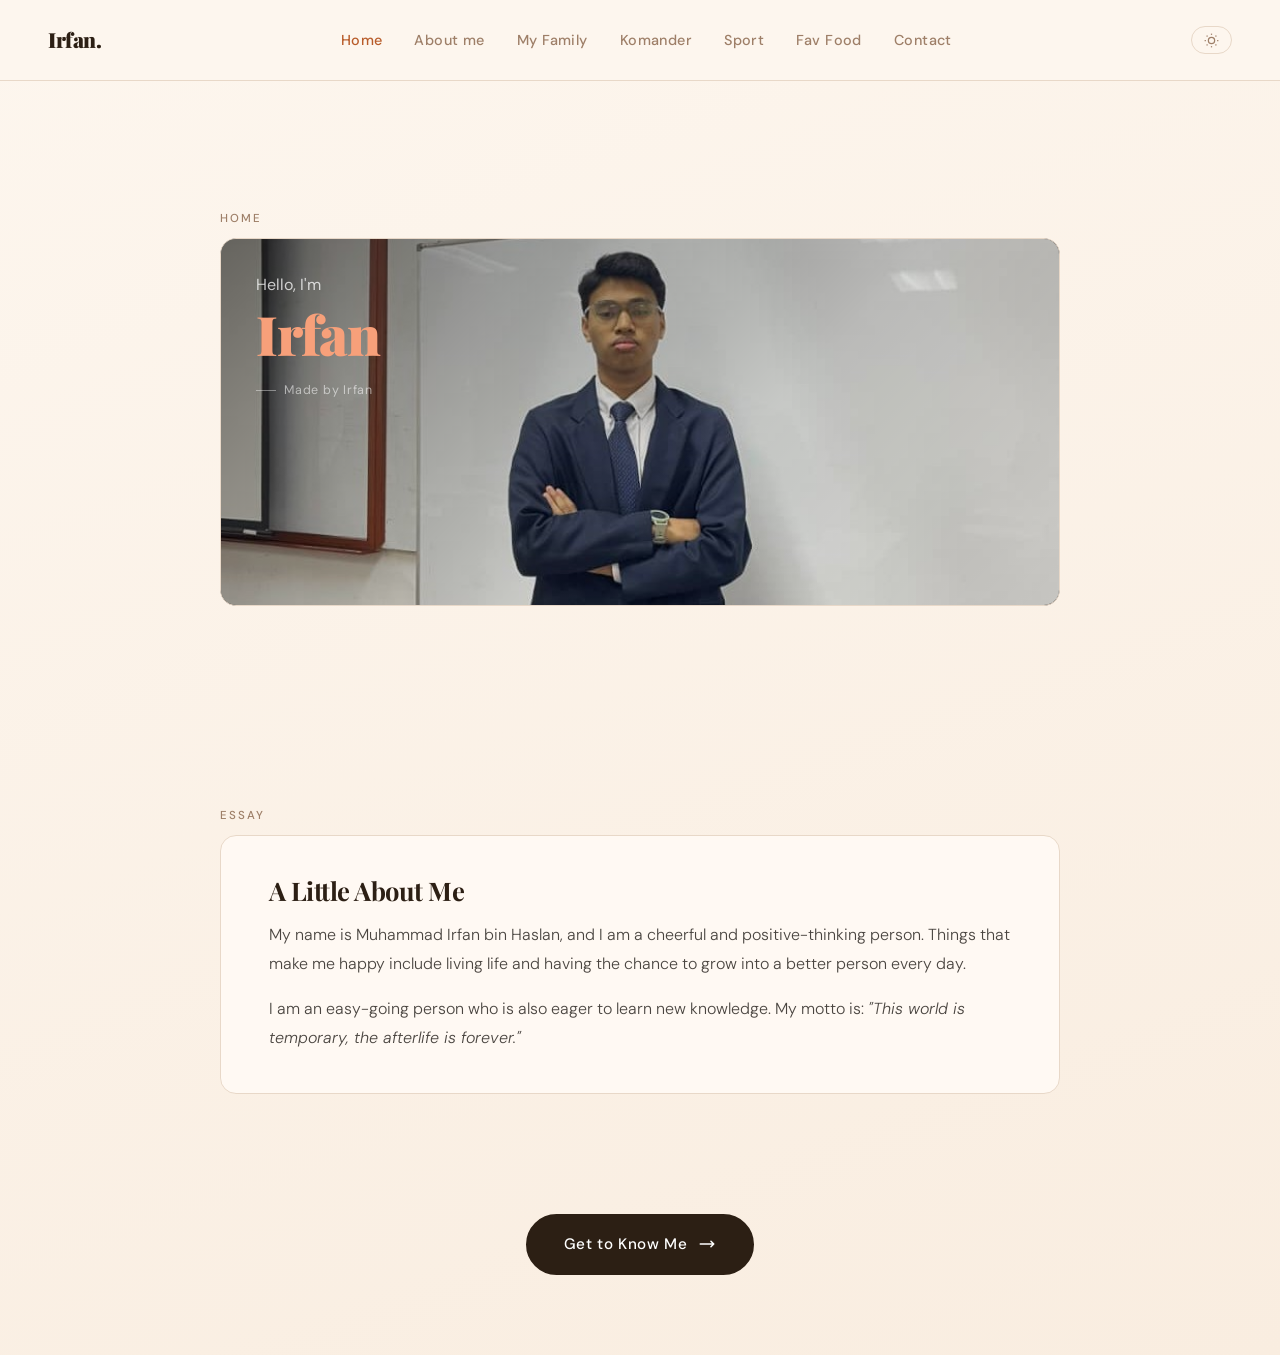
<file: index.html>
<!DOCTYPE html>
<html lang="en">
<head>
  <meta charset="UTF-8" />
  <meta name="viewport" content="width=device-width, initial-scale=1.0"/>
  <title>Irfan – Personal Website</title>
  <link href="https://fonts.googleapis.com/css2?family=Playfair+Display:wght@700;900&family=DM+Sans:wght@300;400;500&display=swap" rel="stylesheet"/>
  <link rel="stylesheet" href="css/style.css" />
</head>
<body>

  <nav>
    <a class="logo" href="index.html">Irfan.</a>
    <ul>
      <li><a href="index.html" class="active">Home</a></li>
      <li><a href="aboutme.html">About me</a></li>
      <li><a href="family.html">My Family</a></li>
      <li><a href="komander.html">Komander</a></li>
      <li><a href="sport.html">Sport</a></li>
      <li><a href="favfood.html">Fav Food</a></li>
      <li><a href="contact.html">Contact</a></li>
    </ul>
    <button class="theme-toggle" id="themeToggle" aria-label="Toggle dark mode">
      <svg class="icon-sun" xmlns="http://www.w3.org/2000/svg" fill="none" viewBox="0 0 24 24" stroke="currentColor" stroke-width="2">
        <circle cx="12" cy="12" r="5"/><line x1="12" y1="1" x2="12" y2="3"/><line x1="12" y1="21" x2="12" y2="23"/>
        <line x1="4.22" y1="4.22" x2="5.64" y2="5.64"/><line x1="18.36" y1="18.36" x2="19.78" y2="19.78"/>
        <line x1="1" y1="12" x2="3" y2="12"/><line x1="21" y1="12" x2="23" y2="12"/>
        <line x1="4.22" y1="19.78" x2="5.64" y2="18.36"/><line x1="18.36" y1="5.64" x2="19.78" y2="4.22"/>
      </svg>
      <svg class="icon-moon" xmlns="http://www.w3.org/2000/svg" fill="none" viewBox="0 0 24 24" stroke="currentColor" stroke-width="2">
        <path d="M21 12.79A9 9 0 1 1 11.21 3 7 7 0 0 0 21 12.79z"/>
      </svg>
    </button>
  </nav>

  <main>

    <section>
      <p class="section-label">Home</p>
      <div class="hero-card">
        <img class="hero-img" src="picture/me2.jpeg" alt="Irfan" />
        <div class="hero-text">
          <p class="greeting">Hello, I'm</p>
          <h1><span>Irfan</span></h1>
          <p class="made-by">Made by Irfan</p>
        </div>
      </div>
    </section>

    <section id="essay">
      <p class="section-label">Essay</p>
      <div class="essay-card">
        <h2>A Little About Me</h2>
        <p>
          My name is Muhammad Irfan bin Haslan, and I am a cheerful and positive-thinking person.
          Things that make me happy include living life and having the chance to grow into a better person every day.
        </p>
        <p>
          I am an easy-going person who is also eager to learn new knowledge.
          My motto is: <em>"This world is temporary, the afterlife is forever."</em>
        </p>
      </div>
    </section>

    <div class="cta-wrap" id="know-me">
      <a class="cta-btn" href="aboutme.html">
        Get to Know Me
        <svg xmlns="http://www.w3.org/2000/svg" fill="none" viewBox="0 0 24 24" stroke="currentColor" stroke-width="2">
          <path stroke-linecap="round" stroke-linejoin="round" d="M17.25 8.25L21 12m0 0l-3.75 3.75M21 12H3"/>
        </svg>
      </a>
    </div>

  </main>

  <script>
    (function() {
      if (localStorage.getItem('theme') === 'dark') document.body.classList.add('dark');
    })();
    document.addEventListener('DOMContentLoaded', function() {
      var btn = document.getElementById('themeToggle');
      if (btn) btn.addEventListener('click', function() {
        document.body.classList.toggle('dark');
        localStorage.setItem('theme', document.body.classList.contains('dark') ? 'dark' : 'light');
      });
    });
  </script>
</body>
</html>
</file>
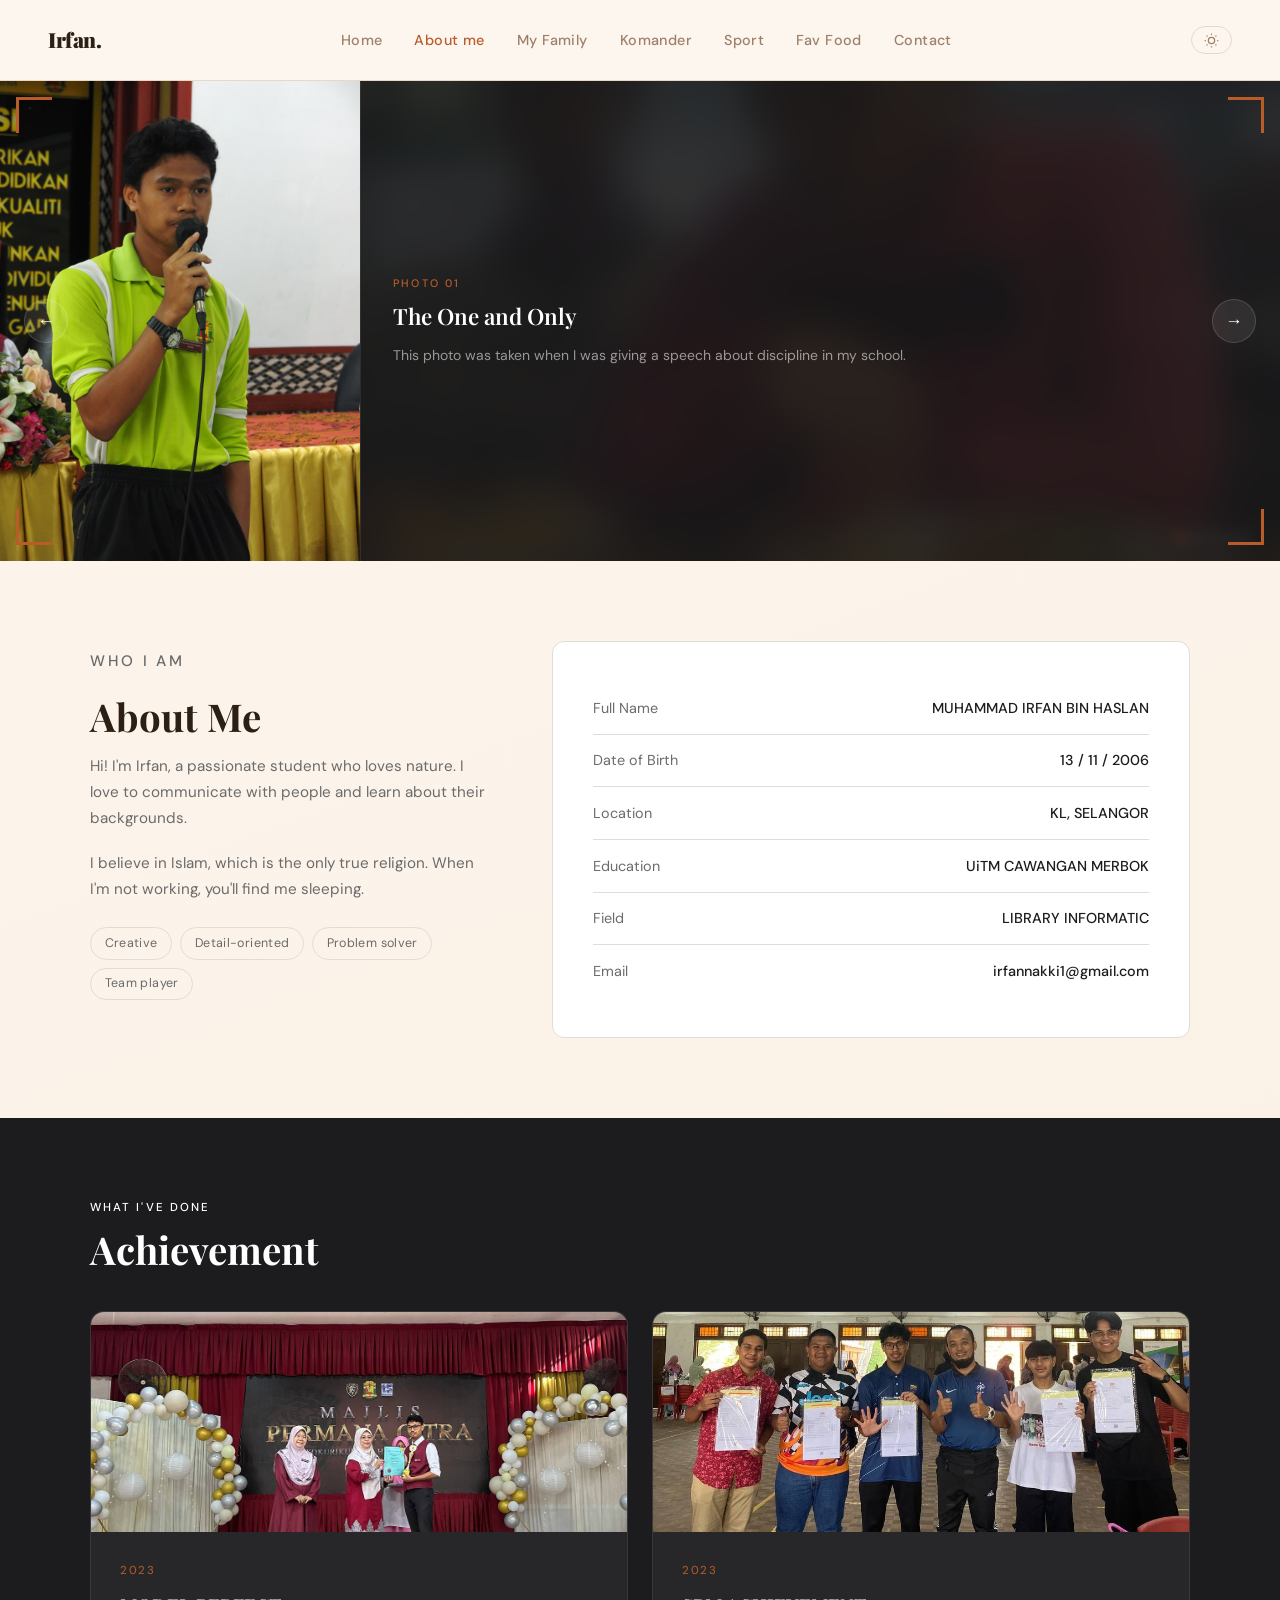
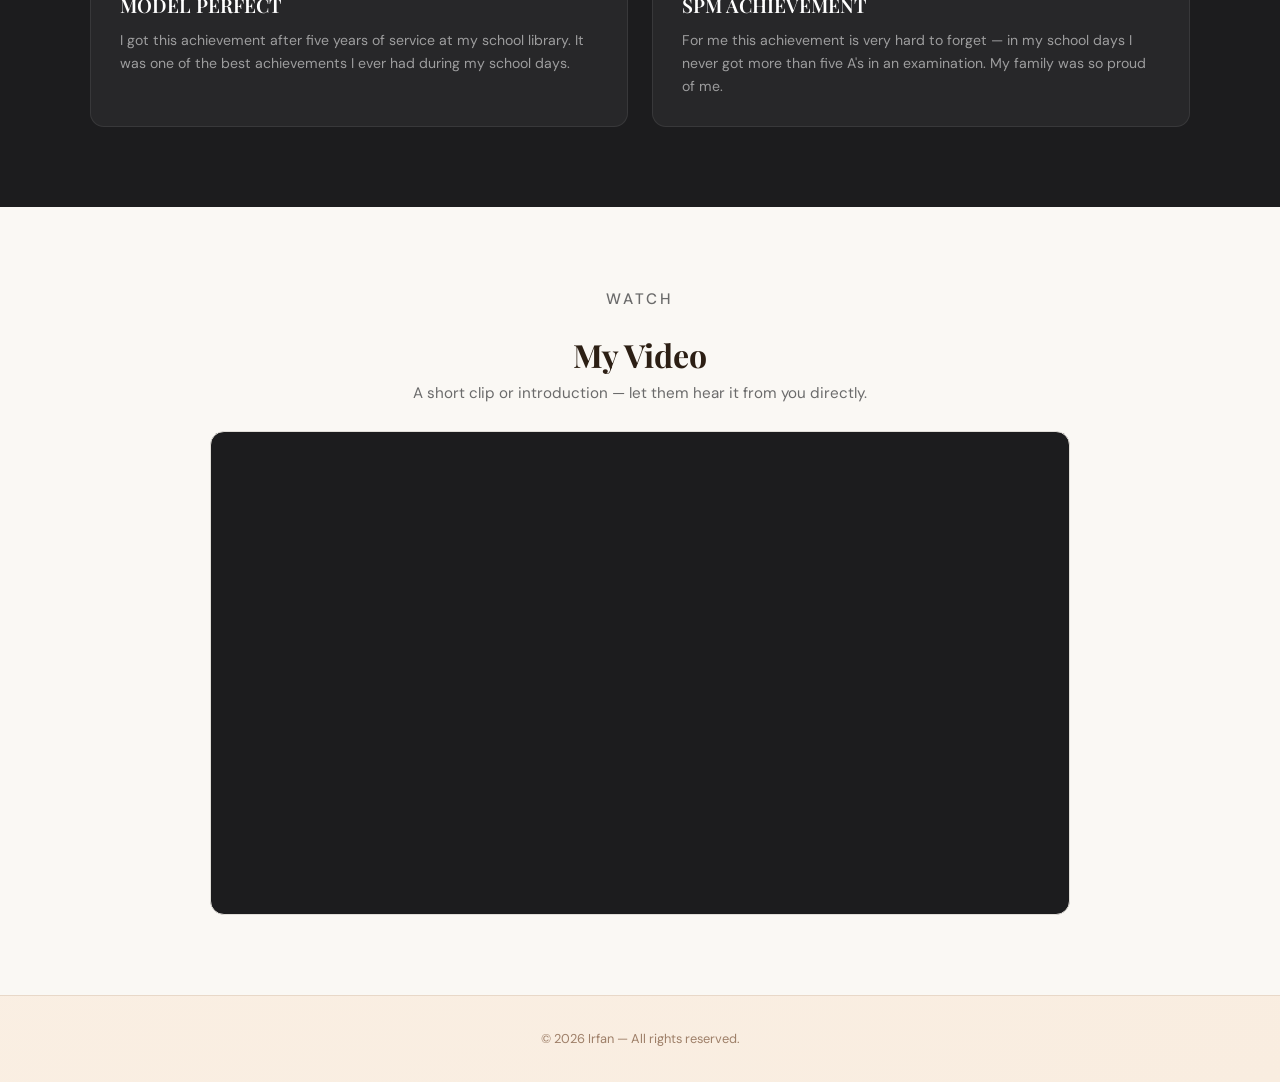
<file: aboutme.html>
<!DOCTYPE html>
<html lang="en">
<head>
  <meta charset="UTF-8" />
  <meta name="viewport" content="width=device-width, initial-scale=1.0"/>
  <title>About Me – Irfan</title>
  <link href="https://fonts.googleapis.com/css2?family=Playfair+Display:wght@600;700&family=DM+Sans:wght@300;400;500&display=swap" rel="stylesheet"/>
  <link rel="stylesheet" href="css/style.css" />
</head>
<body>

  <nav>
    <a class="logo" href="index.html">Irfan.</a>
    <ul>
      <li><a href="index.html">Home</a></li>
      <li><a href="aboutme.html" class="active">About me</a></li>
      <li><a href="family.html">My Family</a></li>
      <li><a href="komander.html">Komander</a></li>
      <li><a href="sport.html">Sport</a></li>
      <li><a href="favfood.html">Fav Food</a></li>
      <li><a href="contact.html">Contact</a></li>
    </ul>
    <button class="theme-toggle" id="themeToggle" aria-label="Toggle dark mode">
      <svg class="icon-sun" xmlns="http://www.w3.org/2000/svg" fill="none" viewBox="0 0 24 24" stroke="currentColor" stroke-width="2">
        <circle cx="12" cy="12" r="5"/><line x1="12" y1="1" x2="12" y2="3"/><line x1="12" y1="21" x2="12" y2="23"/>
        <line x1="4.22" y1="4.22" x2="5.64" y2="5.64"/><line x1="18.36" y1="18.36" x2="19.78" y2="19.78"/>
        <line x1="1" y1="12" x2="3" y2="12"/><line x1="21" y1="12" x2="23" y2="12"/>
        <line x1="4.22" y1="19.78" x2="5.64" y2="18.36"/><line x1="18.36" y1="5.64" x2="19.78" y2="4.22"/>
      </svg>
      <svg class="icon-moon" xmlns="http://www.w3.org/2000/svg" fill="none" viewBox="0 0 24 24" stroke="currentColor" stroke-width="2">
        <path d="M21 12.79A9 9 0 1 1 11.21 3 7 7 0 0 0 21 12.79z"/>
      </svg>
    </button>
  </nav>

  <!-- PHOTO SLIDER -->
  <div class="slider-section">
    <div class="slider-frame"><span class="bl"></span><span class="br"></span></div>

    <div class="slides" id="slides">
      <div class="slide">
        <div class="slide-bg" style="background-image: url('picture/me1.jpeg')"></div>
        <img src="picture/me1.jpeg" alt="Photo 1">
        <div class="slide-caption">
          <p class="slide-caption-label">Photo 01</p>
          <h3 class="slide-caption-title">The One and Only</h3>
          <p class="slide-caption-desc">This photo was taken when I was giving a speech about discipline in my school.</p>
        </div>
      </div>
      <div class="slide">
        <div class="slide-bg" style="background-image: url('picture/me7.jpeg')"></div>
        <img src="picture/me7.jpeg" alt="Photo 2">
        <div class="slide-caption">
          <p class="slide-caption-label">Photo 02</p>
          <h3 class="slide-caption-title">Archeology Visit</h3>
          <p class="slide-caption-desc">This photo was taken at Archeology Sungai Batu where me and my family were on vacation.</p>
        </div>
      </div>
      <div class="slide">
        <div class="slide-bg" style="background-image: url('picture/sport4.jpeg')"></div>
        <img src="picture/sport4.jpeg" alt="Photo 3">
        <div class="slide-caption">
          <p class="slide-caption-label">Photo 03</p>
          <h3 class="slide-caption-title">The Pride</h3>
          <p class="slide-caption-desc">This photo was taken at the end of Komander Kesatria Endurance Challenge. My team got third place for Score Orienteering.</p>
        </div>
      </div>
      <div class="slide">
        <div class="slide-bg" style="background-image: url('picture/me4.jpeg')"></div>
        <img src="picture/me4.jpeg" alt="Photo 4">
        <div class="slide-caption">
          <p class="slide-caption-label">Photo 04</p>
          <h3 class="slide-caption-title">Nature!</h3>
          <p class="slide-caption-desc">This photo was taken at Lata Lembu, Kedah after we reached the waterfalls after 5KM of hiking.</p>
        </div>
      </div>
      <div class="slide">
        <div class="slide-bg" style="background-image: url('picture/me8.jpeg')"></div>
        <img src="picture/me8.jpeg" alt="Photo 5">
        <div class="slide-caption">
          <p class="slide-caption-label">Photo 05</p>
          <h3 class="slide-caption-title">Family Lunch</h3>
          <p class="slide-caption-desc">This photo was taken by my mother when we were having lunch at IKEA — a really nice moment.</p>
        </div>
      </div>
    </div>

    <button class="arrow prev" onclick="move(-1)">&#8592;</button>
    <button class="arrow next" onclick="move(1)">&#8594;</button>

    <div class="slider-dots" id="dots">
      <button class="dot active" onclick="goTo(0)"></button>
      <button class="dot" onclick="goTo(1)"></button>
      <button class="dot" onclick="goTo(2)"></button>
      <button class="dot" onclick="goTo(3)"></button>
      <button class="dot" onclick="goTo(4)"></button>
    </div>
  </div>

  <!-- ABOUT ME -->
  <section id="about">
    <div class="about-grid">
      <div class="about-left">
        <p class="section-label">Who I am</p>
        <h2>About Me</h2>
        <p>Hi! I'm Irfan, a passionate student who loves nature. I love to communicate with people and learn about their backgrounds.</p>
        <p>I believe in Islam, which is the only true religion. When I'm not working, you'll find me sleeping.</p>
        <div class="tag-row">
          <span class="tag">Creative</span>
          <span class="tag">Detail-oriented</span>
          <span class="tag">Problem solver</span>
          <span class="tag">Team player</span>
        </div>
      </div>
      <div class="about-right">
        <div class="info-row"><span>Full Name</span><span>MUHAMMAD IRFAN BIN HASLAN</span></div>
        <div class="info-row"><span>Date of Birth</span><span>13 / 11 / 2006</span></div>
        <div class="info-row"><span>Location</span><span>KL, SELANGOR</span></div>
        <div class="info-row"><span>Education</span><span>UiTM CAWANGAN MERBOK</span></div>
        <div class="info-row"><span>Field</span><span>LIBRARY INFORMATIC</span></div>
        <div class="info-row"><span>Email</span><span>irfannakki1@gmail.com</span></div>
      </div>
    </div>
  </section>

  <!-- ACHIEVEMENT -->
  <section class="achievement-section" id="achievement">
    <div style="max-width:1100px; margin:0 auto;">
      <p class="section-label">What I've done</p>
      <h2>Achievement</h2>
    </div>
    <div class="achievement-grid">
      <div class="ach-card">
        <img class="ach-photo" src="picture/achievement1.jpeg" alt="Achievement 1">
        <div class="ach-body">
          <p class="ach-year">2023</p>
          <p class="ach-title">MODEL PERFECT</p>
          <p class="ach-desc">I got this achievement after five years of service at my school library. It was one of the best achievements I ever had during my school days.</p>
        </div>
      </div>
      <div class="ach-card">
        <img class="ach-photo" src="picture/achievement2.jpeg" alt="Achievement 2">
        <div class="ach-body">
          <p class="ach-year">2023</p>
          <p class="ach-title">SPM ACHIEVEMENT</p>
          <p class="ach-desc">For me this achievement is very hard to forget — in my school days I never got more than five A's in an examination. My family was so proud of me.</p>
        </div>
      </div>
    </div>
  </section>

  <!-- VIDEO -->
  <section class="video-section" id="video">
    <div class="video-inner">
      <p class="section-label">Watch</p>
      <h2>My Video</h2>
      <p>A short clip or introduction — let them hear it from you directly.</p>
      <div class="video-frame">
        <iframe src="https://www.youtube.com/embed/D1Fzx8O8huA?si=jmvKufguIOYjsMBA" title="YouTube video player" frameborder="0" allow="accelerometer; autoplay; clipboard-write; encrypted-media; gyroscope; picture-in-picture; web-share" referrerpolicy="strict-origin-when-cross-origin" allowfullscreen></iframe>
      </div>
    </div>
  </section>

  <footer>
    &copy; 2026 Irfan &mdash; All rights reserved.
  </footer>

  <script>
    let current = 0;
    const total = 5;

    function update() {
      document.getElementById('slides').style.transform = `translateX(-${current * 20}%)`;
      document.querySelectorAll('.dot').forEach((d, i) => {
        d.classList.toggle('active', i === current);
      });
    }

    function move(dir) {
      current = (current + dir + total) % total;
      update();
    }

    function goTo(n) {
      current = n;
      update();
    }

    setInterval(() => move(1), 4000);
  </script>

  <script>
    (function() {
      if (localStorage.getItem('theme') === 'dark') document.body.classList.add('dark');
    })();
    document.addEventListener('DOMContentLoaded', function() {
      var btn = document.getElementById('themeToggle');
      if (btn) btn.addEventListener('click', function() {
        document.body.classList.toggle('dark');
        localStorage.setItem('theme', document.body.classList.contains('dark') ? 'dark' : 'light');
      });
    });
  </script>
</body>
</html>
</file>
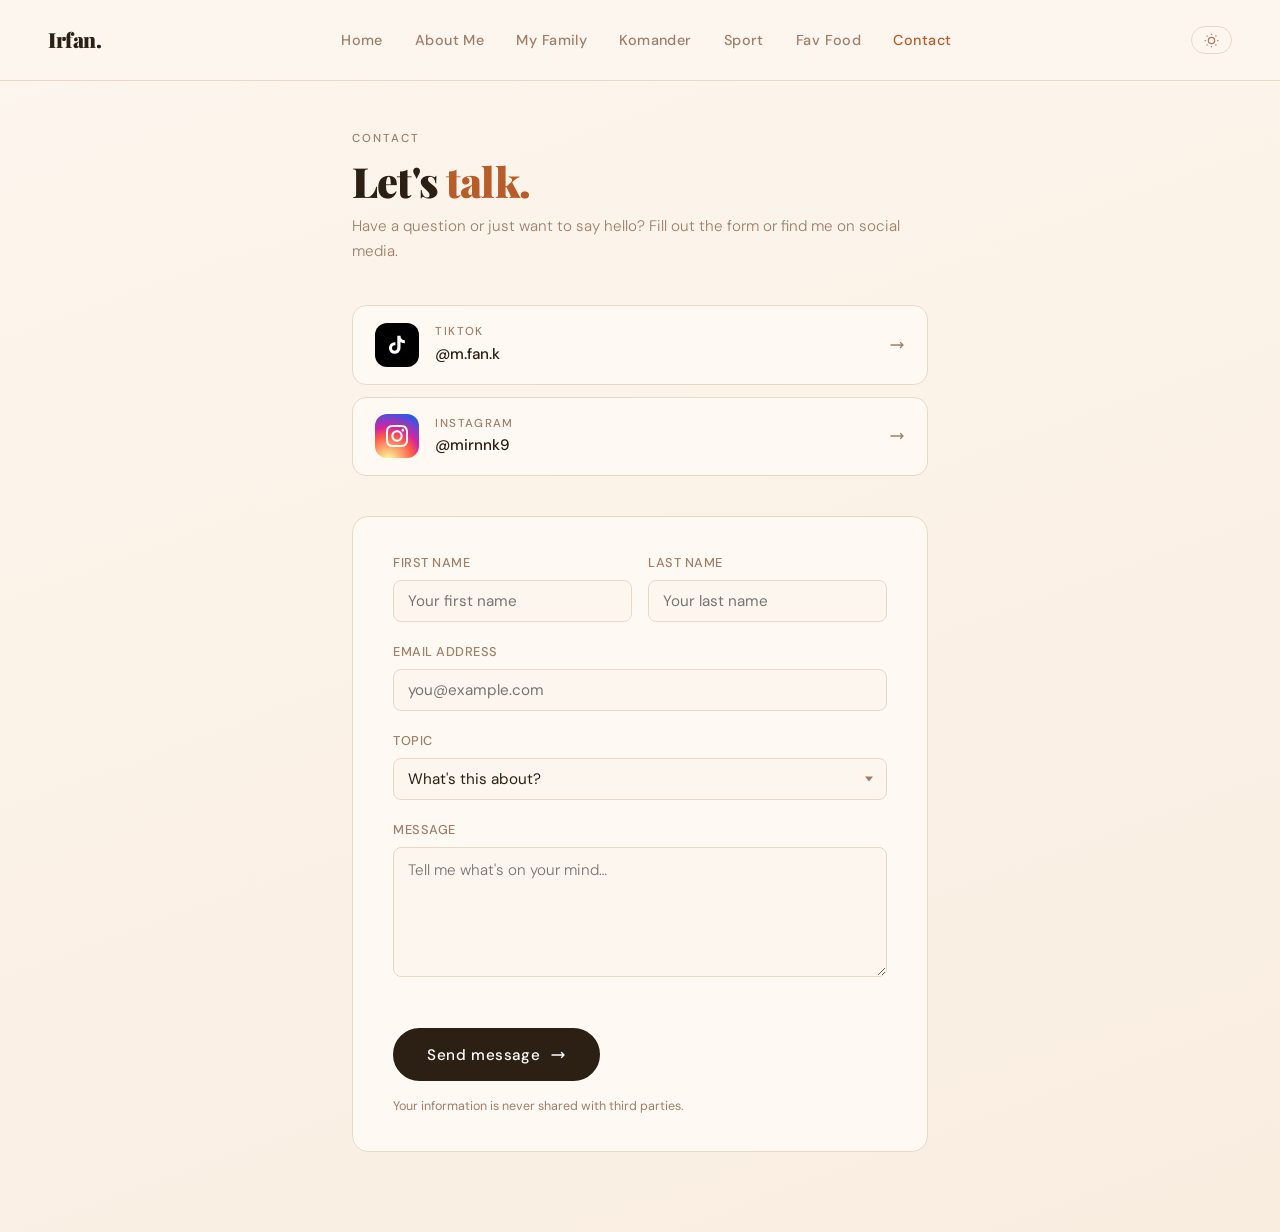
<file: contact.html>
<!DOCTYPE html>
<html lang="en">
<head>
  <meta charset="UTF-8" />
  <meta name="viewport" content="width=device-width, initial-scale=1.0" />
  <title>Contact – Irfan</title>
  <link href="https://fonts.googleapis.com/css2?family=Playfair+Display:wght@700;900&family=DM+Sans:wght@300;400;500&display=swap" rel="stylesheet" />
  <link rel="stylesheet" href="css/style.css" />
</head>
<body>

  <nav>
    <a class="logo" href="index.html">Irfan.</a>
    <ul>
      <li><a href="index.html">Home</a></li>
      <li><a href="aboutme.html">About Me</a></li>
      <li><a href="family.html">My Family</a></li>
      <li><a href="komander.html">Komander</a></li>
      <li><a href="sport.html">Sport</a></li>
      <li><a href="favfood.html">Fav Food</a></li>
      <li><a href="contact.html" class="active">Contact</a></li>
    </ul>
    <button class="theme-toggle" id="themeToggle" aria-label="Toggle dark mode">
      <svg class="icon-sun" xmlns="http://www.w3.org/2000/svg" fill="none" viewBox="0 0 24 24" stroke="currentColor" stroke-width="2">
        <circle cx="12" cy="12" r="5"/><line x1="12" y1="1" x2="12" y2="3"/><line x1="12" y1="21" x2="12" y2="23"/>
        <line x1="4.22" y1="4.22" x2="5.64" y2="5.64"/><line x1="18.36" y1="18.36" x2="19.78" y2="19.78"/>
        <line x1="1" y1="12" x2="3" y2="12"/><line x1="21" y1="12" x2="23" y2="12"/>
        <line x1="4.22" y1="19.78" x2="5.64" y2="18.36"/><line x1="18.36" y1="5.64" x2="19.78" y2="4.22"/>
      </svg>
      <svg class="icon-moon" xmlns="http://www.w3.org/2000/svg" fill="none" viewBox="0 0 24 24" stroke="currentColor" stroke-width="2">
        <path d="M21 12.79A9 9 0 1 1 11.21 3 7 7 0 0 0 21 12.79z"/>
      </svg>
    </button>
  </nav>

  <main class="narrow">

    <div style="animation: fadeUp 0.5s ease both;">
      <p class="section-label">Contact</p>
      <h1 class="page-title">Let's <span>talk.</span></h1>
      <p class="subtitle">Have a question or just want to say hello? Fill out the form or find me on social media.</p>
    </div>

    <!-- SOCIAL LINKS -->
    <div class="social-row">
      <a class="social-card" href="https://www.tiktok.com/@m.fan.k" target="_blank" rel="noopener">
        <div class="social-icon tiktok-icon">
          <!-- TikTok SVG -->
          <svg viewBox="0 0 24 24" fill="currentColor" xmlns="http://www.w3.org/2000/svg">
            <path d="M19.59 6.69a4.83 4.83 0 0 1-3.77-4.25V2h-3.45v13.67a2.89 2.89 0 0 1-2.88 2.5 2.89 2.89 0 0 1-2.89-2.89 2.89 2.89 0 0 1 2.89-2.89c.28 0 .54.04.79.1V9.01a6.33 6.33 0 0 0-.79-.05 6.34 6.34 0 0 0-6.34 6.34 6.34 6.34 0 0 0 6.34 6.34 6.34 6.34 0 0 0 6.33-6.34V8.69a8.18 8.18 0 0 0 4.78 1.52V6.75a4.85 4.85 0 0 1-1.01-.06z"/>
          </svg>
        </div>
        <div class="social-info">
          <span class="social-label">TikTok</span>
          <span class="social-handle">@m.fan.k</span>
        </div>
        <svg class="social-arrow" xmlns="http://www.w3.org/2000/svg" fill="none" viewBox="0 0 24 24" stroke="currentColor" stroke-width="2">
          <path stroke-linecap="round" stroke-linejoin="round" d="M17.25 8.25L21 12m0 0l-3.75 3.75M21 12H3"/>
        </svg>
      </a>

      <a class="social-card" href="https://www.instagram.com/mirnnk9" target="_blank" rel="noopener">
        <div class="social-icon instagram-icon">
          <!-- Instagram SVG -->
          <svg viewBox="0 0 24 24" fill="currentColor" xmlns="http://www.w3.org/2000/svg">
            <path d="M12 2.163c3.204 0 3.584.012 4.85.07 3.252.148 4.771 1.691 4.919 4.919.058 1.265.069 1.645.069 4.849 0 3.205-.012 3.584-.069 4.849-.149 3.225-1.664 4.771-4.919 4.919-1.266.058-1.644.07-4.85.07-3.204 0-3.584-.012-4.849-.07-3.26-.149-4.771-1.699-4.919-4.92-.058-1.265-.07-1.644-.07-4.849 0-3.204.013-3.583.07-4.849.149-3.227 1.664-4.771 4.919-4.919 1.266-.057 1.645-.069 4.849-.069zm0-2.163c-3.259 0-3.667.014-4.947.072-4.358.2-6.78 2.618-6.98 6.98-.059 1.281-.073 1.689-.073 4.948 0 3.259.014 3.668.072 4.948.2 4.358 2.618 6.78 6.98 6.98 1.281.058 1.689.072 4.948.072 3.259 0 3.668-.014 4.948-.072 4.354-.2 6.782-2.618 6.979-6.98.059-1.28.073-1.689.073-4.948 0-3.259-.014-3.667-.072-4.947-.196-4.354-2.617-6.78-6.979-6.98-1.281-.059-1.69-.073-4.949-.073zm0 5.838c-3.403 0-6.162 2.759-6.162 6.162s2.759 6.163 6.162 6.163 6.162-2.759 6.162-6.163c0-3.403-2.759-6.162-6.162-6.162zm0 10.162c-2.209 0-4-1.79-4-4 0-2.209 1.791-4 4-4s4 1.791 4 4c0 2.21-1.791 4-4 4zm6.406-11.845c-.796 0-1.441.645-1.441 1.44s.645 1.44 1.441 1.44c.795 0 1.439-.645 1.439-1.44s-.644-1.44-1.439-1.44z"/>
          </svg>
        </div>
        <div class="social-info">
          <span class="social-label">Instagram</span>
          <span class="social-handle">@mirnnk9</span>
        </div>
        <svg class="social-arrow" xmlns="http://www.w3.org/2000/svg" fill="none" viewBox="0 0 24 24" stroke="currentColor" stroke-width="2">
          <path stroke-linecap="round" stroke-linejoin="round" d="M17.25 8.25L21 12m0 0l-3.75 3.75M21 12H3"/>
        </svg>
      </a>
    </div>

    <!-- CONTACT FORM -->
    <div class="card">
      <form id="contactForm" novalidate>

        <div class="row">
          <div class="form-group">
            <label for="firstName">First name</label>
            <input type="text" id="firstName" name="firstName" placeholder="Your first name" required />
          </div>
          <div class="form-group">
            <label for="lastName">Last name</label>
            <input type="text" id="lastName" name="lastName" placeholder="Your last name" required />
          </div>
        </div>

        <div class="form-group">
          <label for="email">Email address</label>
          <input type="email" id="email" name="email" placeholder="you@example.com" required />
        </div>

        <div class="form-group">
          <label for="subject">Topic</label>
          <div class="select-wrapper">
            <select id="subject" name="subject" required>
              <option value="" disabled selected>What's this about?</option>
              <option value="project">Project / collaboration</option>
              <option value="job">Job opportunity</option>
              <option value="feedback">Feedback</option>
              <option value="other">Something else</option>
            </select>
          </div>
        </div>

        <div class="form-group">
          <label for="message">Message</label>
          <textarea id="message" name="message" placeholder="Tell me what's on your mind…" required></textarea>
        </div>

        <button type="submit" class="submit-btn">
          Send message
          <svg xmlns="http://www.w3.org/2000/svg" fill="none" viewBox="0 0 24 24" stroke="currentColor" stroke-width="2">
            <path stroke-linecap="round" stroke-linejoin="round" d="M17.25 8.25L21 12m0 0l-3.75 3.75M21 12H3"/>
          </svg>
        </button>

        <p class="footer-note">Your information is never shared with third parties.</p>
      </form>

      <div class="success-msg" id="successMsg">
        <div class="success-icon">
          <svg viewBox="0 0 24 24" fill="none" stroke-width="2" stroke-linecap="round" stroke-linejoin="round">
            <polyline points="20 6 9 17 4 12"></polyline>
          </svg>
        </div>
        <h2>Message sent!</h2>
        <p>Thanks for reaching out, I'll be in touch soon.</p>
      </div>
    </div>

  </main>

  <script>
    document.getElementById('contactForm').addEventListener('submit', function(e) {
      e.preventDefault();
      if (!e.target.checkValidity()) { e.target.reportValidity(); return; }

      const form = e.target;
      const firstName = form.firstName.value.trim();
      const lastName  = form.lastName.value.trim();
      const email     = form.email.value.trim();
      const subject   = form.subject.value;
      const message   = form.message.value.trim();

      // Send via mailto to Irfan's email
      const mailSubject = encodeURIComponent(`[${subject}] Message from ${firstName} ${lastName}`);
      const mailBody    = encodeURIComponent(
        `Name: ${firstName} ${lastName}\nEmail: ${email}\nTopic: ${subject}\n\n${message}`
      );
      window.location.href = `mailto:irfannakki1@gmail.com?subject=${mailSubject}&body=${mailBody}`;

      // Show success message
      form.style.display = 'none';
      document.getElementById('successMsg').style.display = 'block';
    });
  </script>

  <script>
    (function() {
      if (localStorage.getItem('theme') === 'dark') document.body.classList.add('dark');
    })();
    document.addEventListener('DOMContentLoaded', function() {
      var btn = document.getElementById('themeToggle');
      if (btn) btn.addEventListener('click', function() {
        document.body.classList.toggle('dark');
        localStorage.setItem('theme', document.body.classList.contains('dark') ? 'dark' : 'light');
      });
    });
  </script>
</body>
</html>
</file>
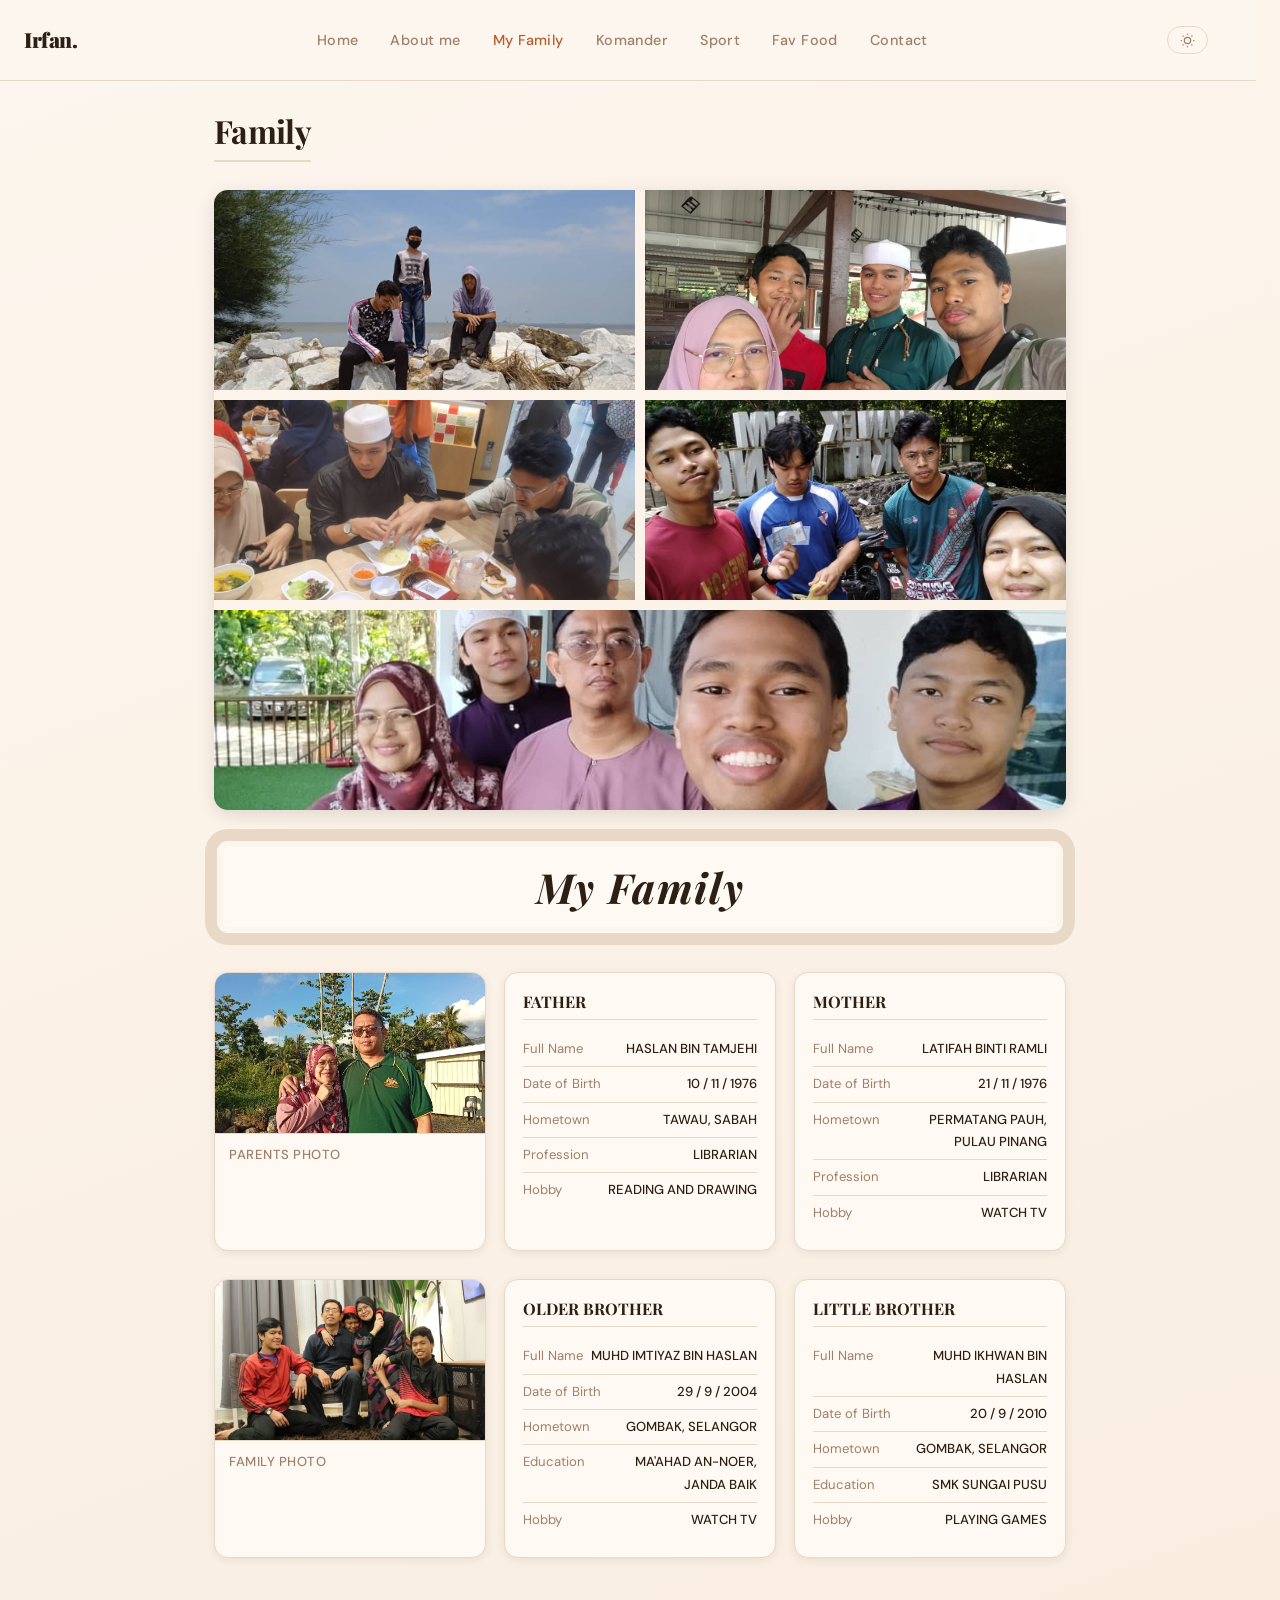
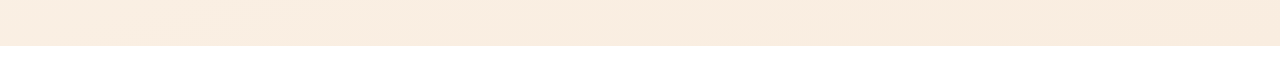
<file: family.html>
<!DOCTYPE html>
<html lang="en">
<head>
  <meta charset="UTF-8" />
  <meta name="viewport" content="width=device-width, initial-scale=1.0"/>
  <title>Family — Irfan</title>
  <link rel="preconnect" href="https://fonts.googleapis.com"/>
  <link rel="preconnect" href="https://fonts.gstatic.com" crossorigin/>
  <link href="https://fonts.googleapis.com/css2?family=DM+Sans:wght@300;400;500&family=Playfair+Display:ital,wght@0,600;0,700;0,900;1,600&display=swap" rel="stylesheet"/>
  <link rel="stylesheet" href="css/style.css" />
</head>
<body>

  <nav class="full-bleed">
    <a class="logo" href="index.html">Irfan.</a>
    <ul>
      <li><a href="index.html">Home</a></li>
      <li><a href="aboutme.html">About me</a></li>
      <li><a href="family.html" class="active">My Family</a></li>
      <li><a href="komander.html">Komander</a></li>
      <li><a href="sport.html">Sport</a></li>
      <li><a href="favfood.html">Fav Food</a></li>
      <li><a href="contact.html">Contact</a></li>
    </ul>
    <button class="theme-toggle" id="themeToggle" aria-label="Toggle dark mode">
      <svg class="icon-sun" xmlns="http://www.w3.org/2000/svg" fill="none" viewBox="0 0 24 24" stroke="currentColor" stroke-width="2">
        <circle cx="12" cy="12" r="5"/><line x1="12" y1="1" x2="12" y2="3"/><line x1="12" y1="21" x2="12" y2="23"/>
        <line x1="4.22" y1="4.22" x2="5.64" y2="5.64"/><line x1="18.36" y1="18.36" x2="19.78" y2="19.78"/>
        <line x1="1" y1="12" x2="3" y2="12"/><line x1="21" y1="12" x2="23" y2="12"/>
        <line x1="4.22" y1="19.78" x2="5.64" y2="18.36"/><line x1="18.36" y1="5.64" x2="19.78" y2="4.22"/>
      </svg>
      <svg class="icon-moon" xmlns="http://www.w3.org/2000/svg" fill="none" viewBox="0 0 24 24" stroke="currentColor" stroke-width="2">
        <path d="M21 12.79A9 9 0 1 1 11.21 3 7 7 0 0 0 21 12.79z"/>
      </svg>
    </button>
  </nav>

  <div class="family-body">

    <h1 class="page-h1">Family</h1>

    <!-- PHOTO ALBUM GRID -->
    <div class="album-grid">
      <div class="album-cell">
        <img src="picture/family9.jpeg" alt="Family Photo 1">
      </div>
      <div class="album-cell">
        <img src="picture/family1.jpeg" alt="Family Photo 2">
      </div>
      <div class="album-cell">
        <img src="picture/family2.jpeg" alt="Family Photo 3">
      </div>
      <div class="album-cell">
        <img src="picture/family6.jpeg" alt="Family Photo 4">
      </div>
      <div class="album-cell wide">
        <img src="picture/family5.jpeg" alt="Family Photo 5">
      </div>
    </div>

    <!-- MY FAMILY BANNER -->
    <div class="family-banner">
      <h2>My Family</h2>
    </div>

    <!-- PARENTS ROW -->
    <div class="card-row">
      <div class="photo-card">
        <div class="photo-card-img">
          <img src="picture/family4.jpeg" alt="Parents Photo">
        </div>
        <div class="photo-card-label">Parents Photo</div>
      </div>

      <div class="text-card">
        <h3>FATHER</h3>
        <ul class="info-list">
          <li><span class="label">Full Name</span><span class="value">HASLAN BIN TAMJEHI</span></li>
          <li><span class="label">Date of Birth</span><span class="value">10 / 11 / 1976</span></li>
          <li><span class="label">Hometown</span><span class="value">TAWAU, SABAH</span></li>
          <li><span class="label">Profession</span><span class="value">LIBRARIAN</span></li>
          <li><span class="label">Hobby</span><span class="value">READING AND DRAWING</span></li>
        </ul>
      </div>

      <div class="text-card">
        <h3>MOTHER</h3>
        <ul class="info-list">
          <li><span class="label">Full Name</span><span class="value">LATIFAH BINTI RAMLI</span></li>
          <li><span class="label">Date of Birth</span><span class="value">21 / 11 / 1976</span></li>
          <li><span class="label">Hometown</span><span class="value">PERMATANG PAUH, PULAU PINANG</span></li>
          <li><span class="label">Profession</span><span class="value">LIBRARIAN</span></li>
          <li><span class="label">Hobby</span><span class="value">WATCH TV</span></li>
        </ul>
      </div>
    </div>

    <!-- SIBLINGS ROW -->
    <div class="card-row">
      <div class="photo-card">
        <div class="photo-card-img">
          <img src="picture/family8.jpeg" alt="Family Photo">
        </div>
        <div class="photo-card-label">Family Photo</div>
      </div>

      <div class="text-card">
        <h3>OLDER BROTHER</h3>
        <ul class="info-list">
          <li><span class="label">Full Name</span><span class="value">MUHD IMTIYAZ BIN HASLAN</span></li>
          <li><span class="label">Date of Birth</span><span class="value">29 / 9 / 2004</span></li>
          <li><span class="label">Hometown</span><span class="value">GOMBAK, SELANGOR</span></li>
          <li><span class="label">Education</span><span class="value">MA'AHAD AN-NOER, JANDA BAIK</span></li>
          <li><span class="label">Hobby</span><span class="value">WATCH TV</span></li>
        </ul>
      </div>

      <div class="text-card">
        <h3>LITTLE BROTHER</h3>
        <ul class="info-list">
          <li><span class="label">Full Name</span><span class="value">MUHD IKHWAN BIN HASLAN</span></li>
          <li><span class="label">Date of Birth</span><span class="value">20 / 9 / 2010</span></li>
          <li><span class="label">Hometown</span><span class="value">GOMBAK, SELANGOR</span></li>
          <li><span class="label">Education</span><span class="value">SMK SUNGAI PUSU</span></li>
          <li><span class="label">Hobby</span><span class="value">PLAYING GAMES</span></li>
        </ul>
      </div>
    </div>

  </div><!-- /.family-body -->

  <script>
    (function() {
      if (localStorage.getItem('theme') === 'dark') document.body.classList.add('dark');
    })();
    document.addEventListener('DOMContentLoaded', function() {
      var btn = document.getElementById('themeToggle');
      if (btn) btn.addEventListener('click', function() {
        document.body.classList.toggle('dark');
        localStorage.setItem('theme', document.body.classList.contains('dark') ? 'dark' : 'light');
      });
    });
  </script>
</body>
</html>
</file>
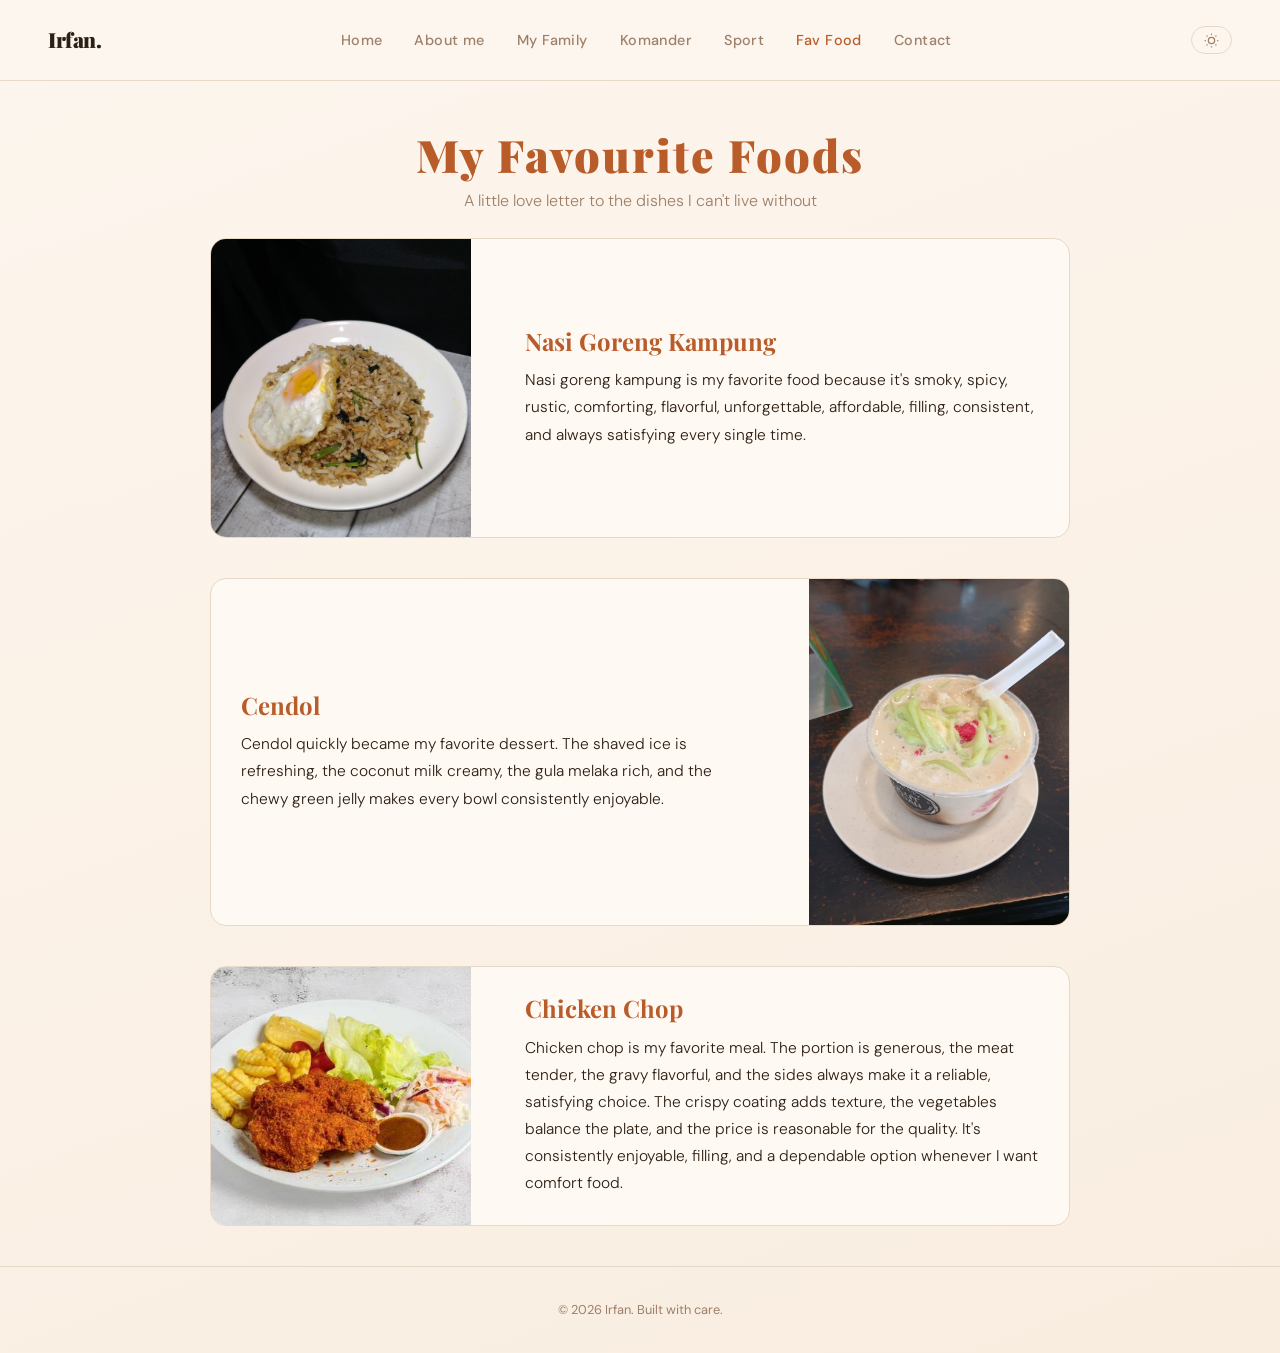
<file: favfood.html>
<!DOCTYPE html>
<html lang="en">
<head>
  <meta charset="UTF-8" />
  <meta name="viewport" content="width=device-width, initial-scale=1.0"/>
  <title>Fav Food — Irfan</title>
  <link rel="preconnect" href="https://fonts.googleapis.com" />
  <link rel="preconnect" href="https://fonts.gstatic.com" crossorigin />
  <link href="https://fonts.googleapis.com/css2?family=DM+Sans:wght@300;400;500&family=Playfair+Display:wght@700;900&display=swap" rel="stylesheet"/>
  <link rel="stylesheet" href="css/style.css" />
</head>
<body>

  <nav>
    <a class="logo" href="index.html">Irfan.</a>
    <ul>
      <li><a href="index.html">Home</a></li>
      <li><a href="aboutme.html">About me</a></li>
      <li><a href="family.html">My Family</a></li>
      <li><a href="komander.html">Komander</a></li>
      <li><a href="sport.html">Sport</a></li>
      <li><a href="favfood.html" class="active">Fav Food</a></li>
      <li><a href="contact.html">Contact</a></li>
    </ul>
    <button class="theme-toggle" id="themeToggle" aria-label="Toggle dark mode">
      <svg class="icon-sun" xmlns="http://www.w3.org/2000/svg" fill="none" viewBox="0 0 24 24" stroke="currentColor" stroke-width="2">
        <circle cx="12" cy="12" r="5"/><line x1="12" y1="1" x2="12" y2="3"/><line x1="12" y1="21" x2="12" y2="23"/>
        <line x1="4.22" y1="4.22" x2="5.64" y2="5.64"/><line x1="18.36" y1="18.36" x2="19.78" y2="19.78"/>
        <line x1="1" y1="12" x2="3" y2="12"/><line x1="21" y1="12" x2="23" y2="12"/>
        <line x1="4.22" y1="19.78" x2="5.64" y2="18.36"/><line x1="18.36" y1="5.64" x2="19.78" y2="4.22"/>
      </svg>
      <svg class="icon-moon" xmlns="http://www.w3.org/2000/svg" fill="none" viewBox="0 0 24 24" stroke="currentColor" stroke-width="2">
        <path d="M21 12.79A9 9 0 1 1 11.21 3 7 7 0 0 0 21 12.79z"/>
      </svg>
    </button>
  </nav>

  <header class="food-header">
    <h1>My Favourite Foods</h1>
    <p>A little love letter to the dishes I can't live without</p>
  </header>

  <!-- Food 1 -->
  <div class="food-section">
    <div class="food-photo">
      <img src="picture/nasi goreng kampung.jpg" alt="Nasi Goreng Kampung" />
    </div>
    <div class="food-essay">
      <h2>Nasi Goreng Kampung</h2>
      <p>
        Nasi goreng kampung is my favorite food because it's smoky, spicy, rustic,
        comforting, flavorful, unforgettable, affordable, filling, consistent, and
        always satisfying every single time.
      </p>
    </div>
  </div>

  <!-- Food 2 -->
  <div class="food-section reverse">
    <div class="food-photo">
      <img src="picture/cendol.jpeg" alt="Cendol" />
    </div>
    <div class="food-essay">
      <h2>Cendol</h2>
      <p>
        Cendol quickly became my favorite dessert. The shaved ice is refreshing, the coconut
        milk creamy, the gula melaka rich, and the chewy green jelly makes every bowl
        consistently enjoyable.
      </p>
    </div>
  </div>

  <!-- Food 3 -->
  <div class="food-section">
    <div class="food-photo">
      <img src="picture/chicken chop.jpg" alt="Chicken Chop" />
    </div>
    <div class="food-essay">
      <h2>Chicken Chop</h2>
      <p>
        Chicken chop is my favorite meal. The portion is generous, the meat tender, the gravy flavorful,
        and the sides always make it a reliable, satisfying choice. The crispy coating adds texture, the
        vegetables balance the plate, and the price is reasonable for the quality. It's consistently
        enjoyable, filling, and a dependable option whenever I want comfort food.
      </p>
    </div>
  </div>

  <footer>
    <p>© 2026 Irfan. Built with care.</p>
  </footer>

  <script>
    (function() {
      if (localStorage.getItem('theme') === 'dark') document.body.classList.add('dark');
    })();
    document.addEventListener('DOMContentLoaded', function() {
      var btn = document.getElementById('themeToggle');
      if (btn) btn.addEventListener('click', function() {
        document.body.classList.toggle('dark');
        localStorage.setItem('theme', document.body.classList.contains('dark') ? 'dark' : 'light');
      });
    });
  </script>
</body>
</html>
</file>
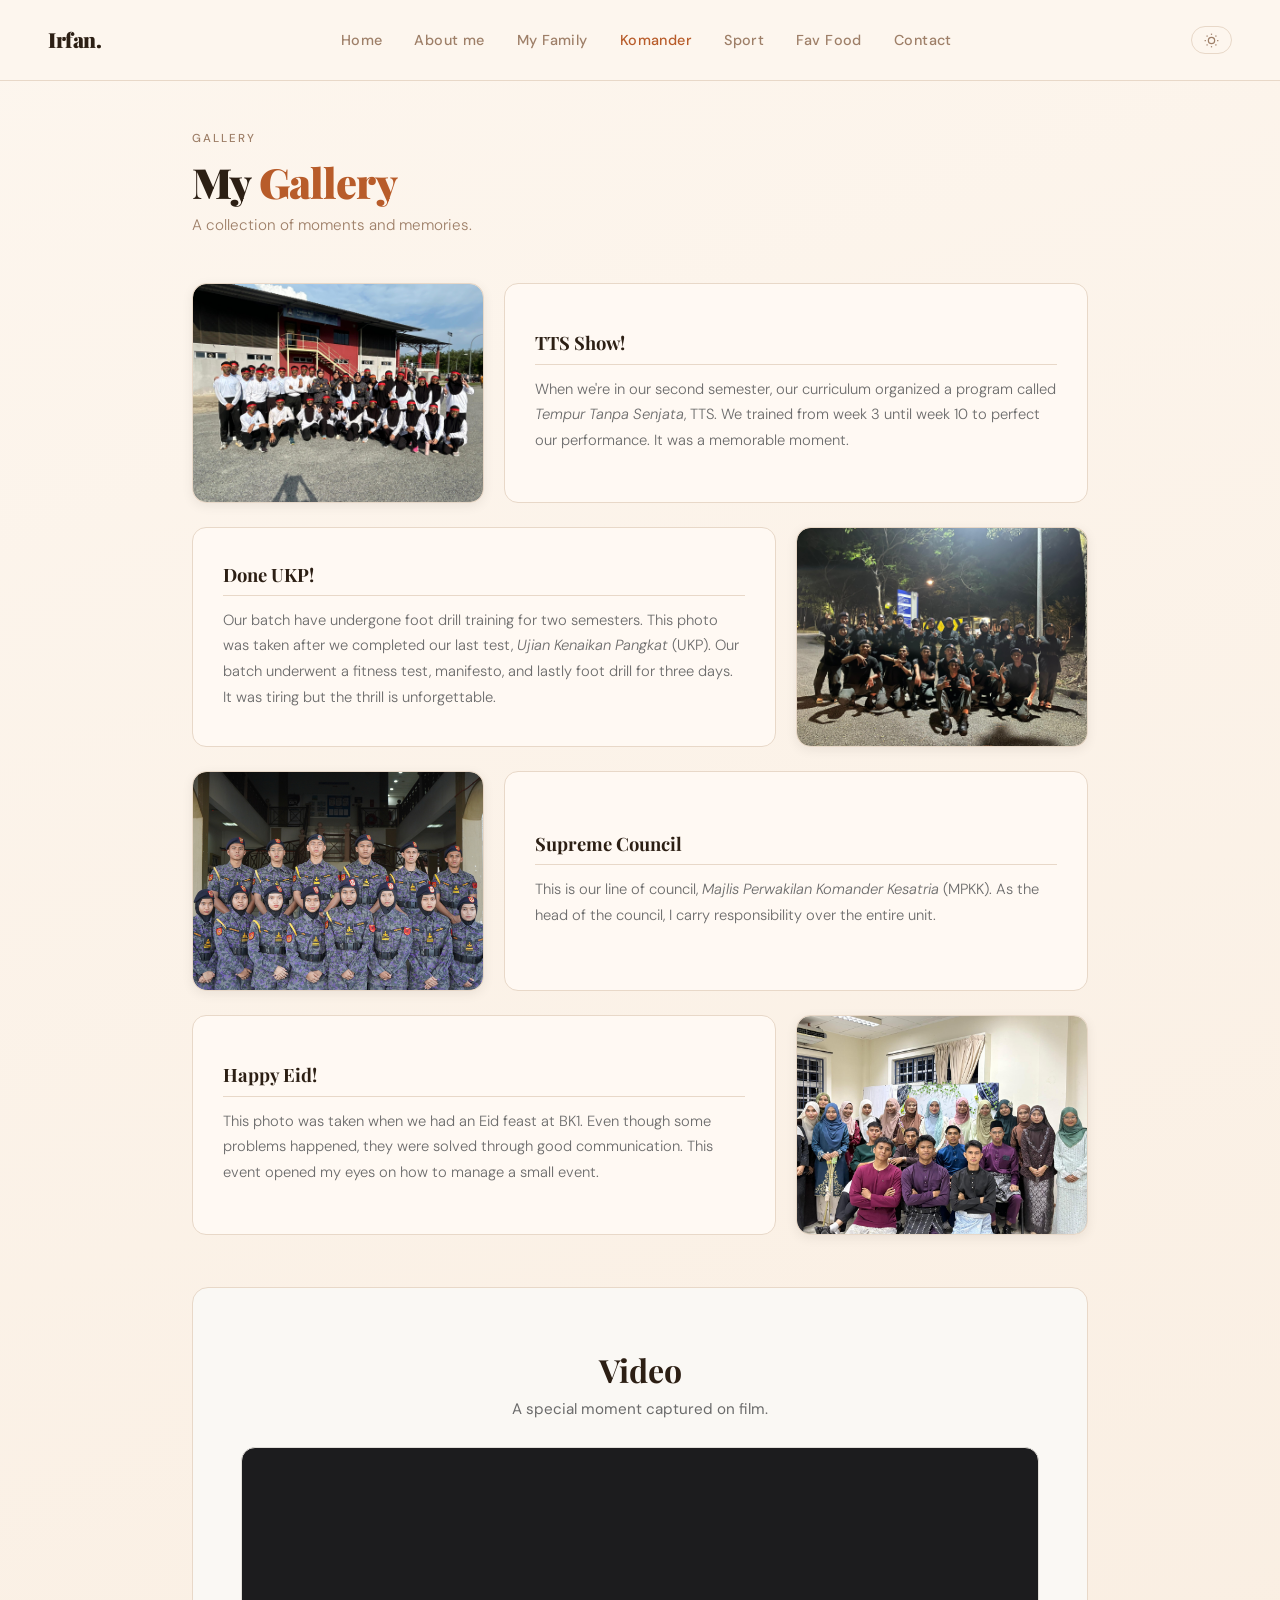
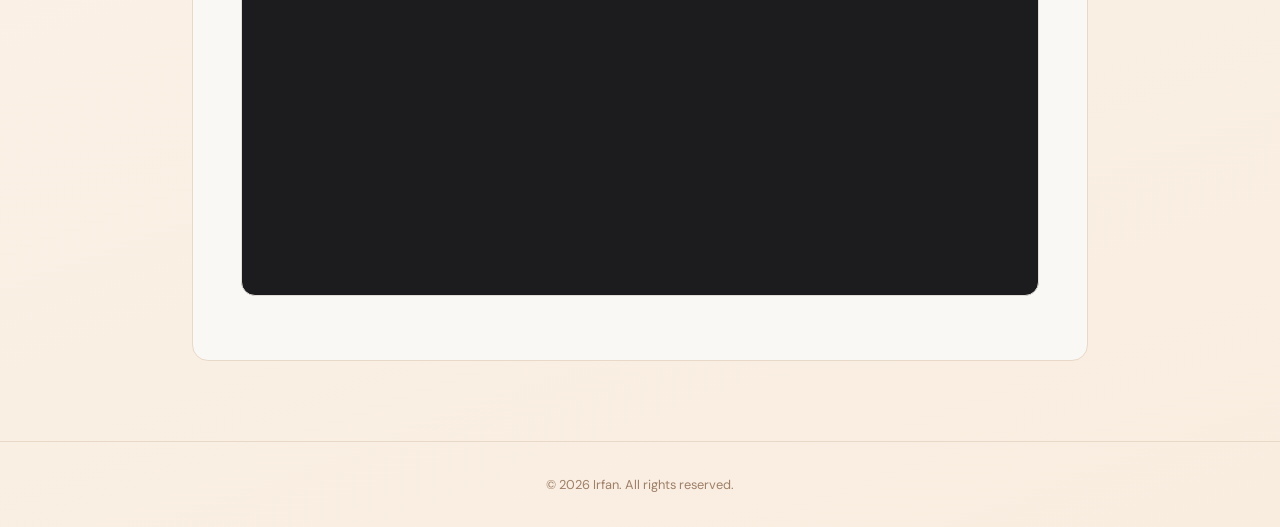
<file: komander.html>
<!DOCTYPE html>
<html lang="en">
<head>
  <meta charset="UTF-8" />
  <meta name="viewport" content="width=device-width, initial-scale=1.0"/>
  <title>Komander — Irfan</title>
  <link rel="preconnect" href="https://fonts.googleapis.com"/>
  <link rel="preconnect" href="https://fonts.gstatic.com" crossorigin/>
  <link href="https://fonts.googleapis.com/css2?family=DM+Sans:wght@300;400;500&family=Playfair+Display:wght@600;700;900&display=swap" rel="stylesheet"/>
  <link rel="stylesheet" href="css/style.css" />
</head>
<body>

  <nav>
    <a class="logo" href="index.html">Irfan.</a>
    <ul>
      <li><a href="index.html">Home</a></li>
      <li><a href="aboutme.html">About me</a></li>
      <li><a href="family.html">My Family</a></li>
      <li><a href="komander.html" class="active">Komander</a></li>
      <li><a href="sport.html">Sport</a></li>
      <li><a href="favfood.html">Fav Food</a></li>
      <li><a href="contact.html">Contact</a></li>
    </ul>
    <button class="theme-toggle" id="themeToggle" aria-label="Toggle dark mode">
      <svg class="icon-sun" xmlns="http://www.w3.org/2000/svg" fill="none" viewBox="0 0 24 24" stroke="currentColor" stroke-width="2">
        <circle cx="12" cy="12" r="5"/><line x1="12" y1="1" x2="12" y2="3"/><line x1="12" y1="21" x2="12" y2="23"/>
        <line x1="4.22" y1="4.22" x2="5.64" y2="5.64"/><line x1="18.36" y1="18.36" x2="19.78" y2="19.78"/>
        <line x1="1" y1="12" x2="3" y2="12"/><line x1="21" y1="12" x2="23" y2="12"/>
        <line x1="4.22" y1="19.78" x2="5.64" y2="18.36"/><line x1="18.36" y1="5.64" x2="19.78" y2="4.22"/>
      </svg>
      <svg class="icon-moon" xmlns="http://www.w3.org/2000/svg" fill="none" viewBox="0 0 24 24" stroke="currentColor" stroke-width="2">
        <path d="M21 12.79A9 9 0 1 1 11.21 3 7 7 0 0 0 21 12.79z"/>
      </svg>
    </button>
  </nav>

  <div class="gallery-main">

    <p class="section-label">Gallery</p>
    <h1 class="page-heading">My <span>Gallery</span></h1>
    <p class="page-subheading">A collection of moments and memories.</p>

    <!-- ROW 1: Photo left | Essay right -->
    <div class="gallery-row row-photo-left">
      <div class="photo-block">
        <img src="picture/kom1.jpeg" alt="TTS Show">
      </div>
      <div class="essay-block">
        <h2>TTS Show!</h2>
        <p>When we're in our second semester, our curriculum organized a program called <i>Tempur Tanpa Senjata</i>, TTS. We trained from week 3 until week 10
          to perfect our performance. It was a memorable moment.</p>
      </div>
    </div>

    <!-- ROW 2: Essay left | Photo right -->
    <div class="gallery-row row-photo-right">
      <div class="essay-block">
        <h2>Done UKP!</h2>
        <p>Our batch have undergone foot drill training for two semesters. This photo was taken after we completed our last test,
          <i>Ujian Kenaikan Pangkat</i> (UKP). Our batch underwent a fitness test, manifesto, and lastly foot drill for three days.
          It was tiring but the thrill is unforgettable.</p>
      </div>
      <div class="photo-block">
        <img src="picture/kom2.jpeg" alt="Done UKP">
      </div>
    </div>

    <!-- ROW 3: Photo left | Essay right -->
    <div class="gallery-row row-photo-left">
      <div class="photo-block">
        <img src="picture/kom3.jpeg" alt="Supreme Council">
      </div>
      <div class="essay-block">
        <h2>Supreme Council</h2>
        <p>This is our line of council, <i>Majlis Perwakilan Komander Kesatria</i> (MPKK). As the head of the council, I carry
          responsibility over the entire unit.</p>
      </div>
    </div>

    <!-- ROW 4: Essay left | Photo right -->
    <div class="gallery-row row-photo-right">
      <div class="essay-block">
        <h2>Happy Eid!</h2>
        <p>This photo was taken when we had an Eid feast at BK1. Even though some problems happened, they were solved through good communication.
          This event opened my eyes on how to manage a small event.</p>
      </div>
      <div class="photo-block">
        <img src="picture/kom4.jpeg" alt="Happy Eid">
      </div>
    </div>

    <!-- VIDEO SECTION -->
    <div class="komander-video-section">
      <div class="video-inner">
        <h2>Video</h2>
        <p>A special moment captured on film.</p>
        <div class="video-frame">
          <iframe
            src="https://www.youtube.com/embed/NBGsf90Z5RU?si=EesfBVVWhgQBzq61"
            title="YouTube video player"
            allow="accelerometer; autoplay; clipboard-write; encrypted-media; gyroscope; picture-in-picture; web-share"
            referrerpolicy="strict-origin-when-cross-origin"
            allowfullscreen>
          </iframe>
        </div>
      </div>
    </div>

  </div>

  <footer>
    <p>&copy; 2026 Irfan. All rights reserved.</p>
  </footer>

  <script>
    (function() {
      if (localStorage.getItem('theme') === 'dark') document.body.classList.add('dark');
    })();
    document.addEventListener('DOMContentLoaded', function() {
      var btn = document.getElementById('themeToggle');
      if (btn) btn.addEventListener('click', function() {
        document.body.classList.toggle('dark');
        localStorage.setItem('theme', document.body.classList.contains('dark') ? 'dark' : 'light');
      });
    });
  </script>
</body>
</html>
</file>
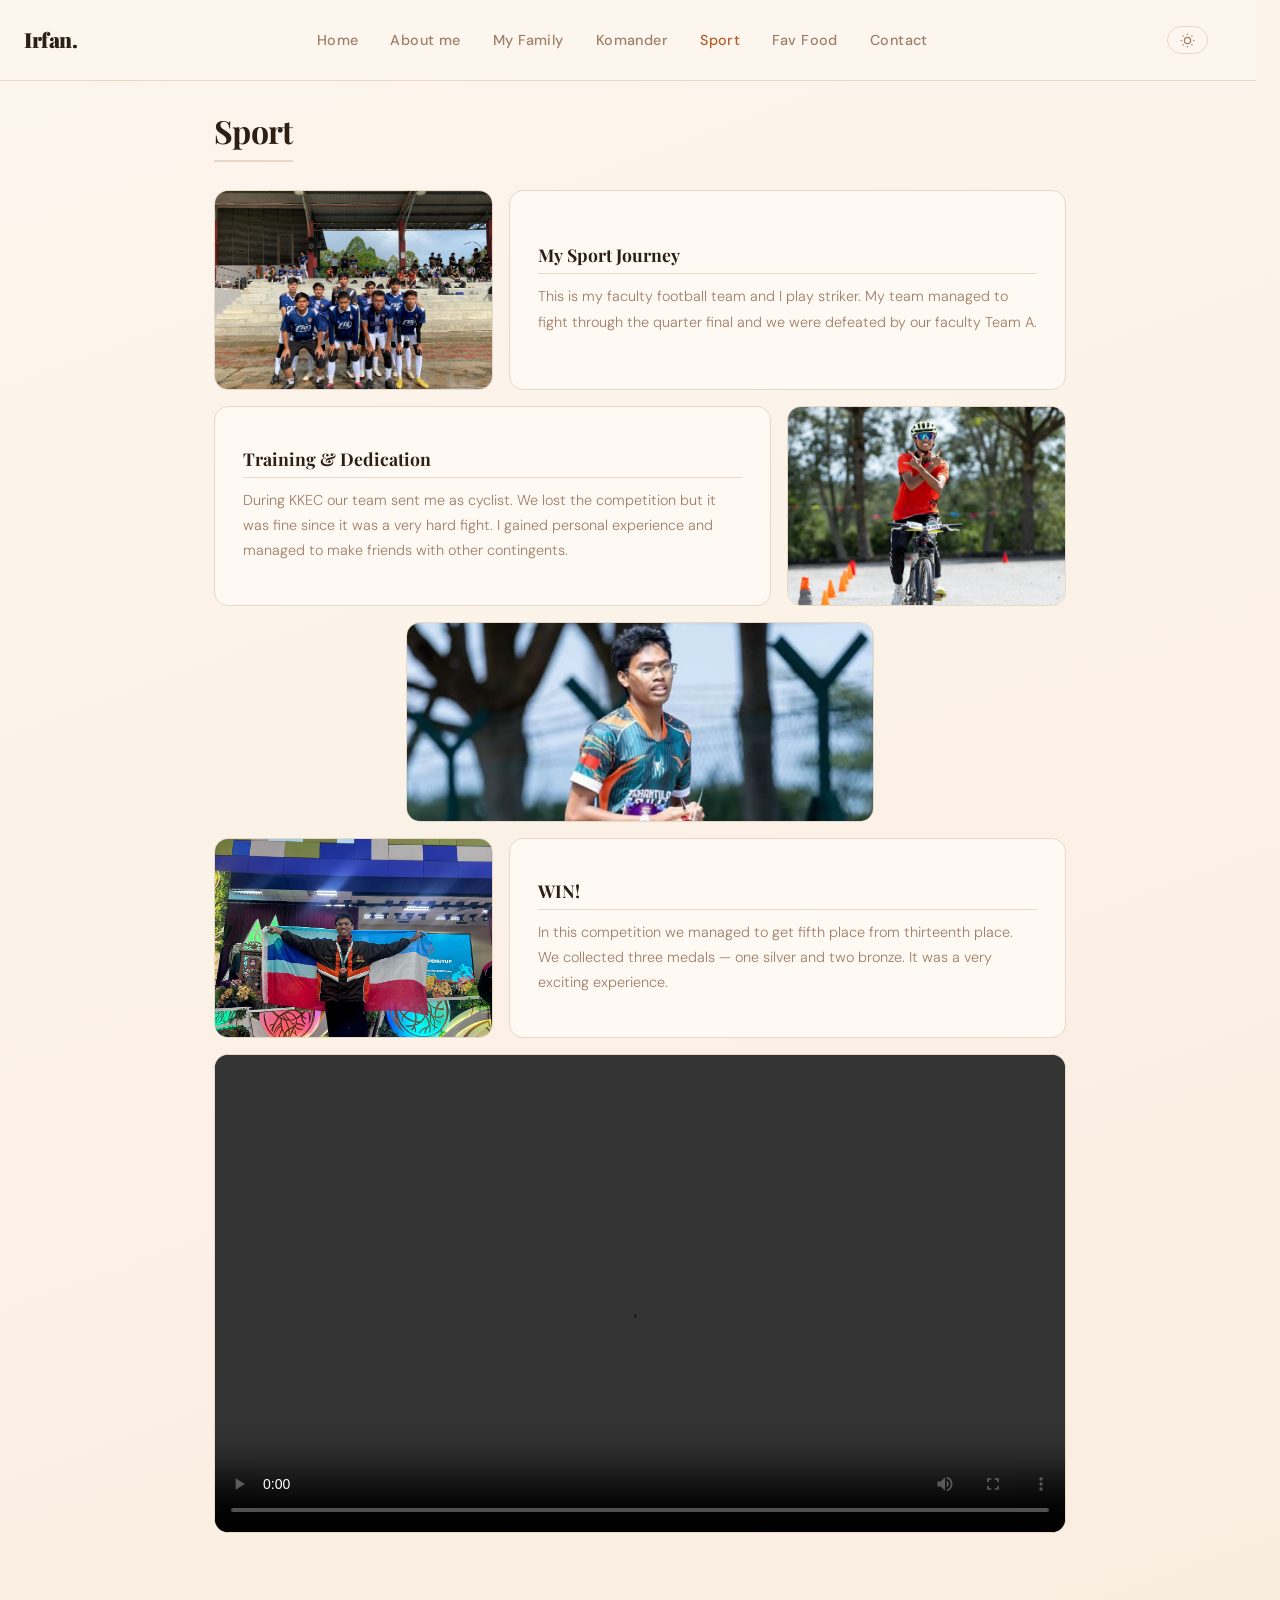
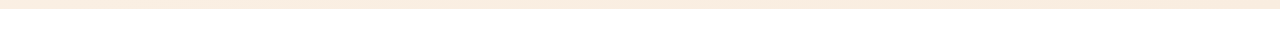
<file: sport.html>
<!DOCTYPE html>
<html lang="en">
<head>
  <meta charset="UTF-8" />
  <meta name="viewport" content="width=device-width, initial-scale=1.0"/>
  <title>Sport — Irfan</title>
  <link rel="preconnect" href="https://fonts.googleapis.com"/>
  <link rel="preconnect" href="https://fonts.gstatic.com" crossorigin/>
  <link href="https://fonts.googleapis.com/css2?family=DM+Sans:wght@300;400;500&family=Playfair+Display:ital,wght@0,600;0,700;0,900;1,600&display=swap" rel="stylesheet"/>
  <link rel="stylesheet" href="css/style.css" />
</head>
<body>

  <nav class="full-bleed">
    <a class="logo" href="index.html">Irfan.</a>
    <ul>
      <li><a href="index.html">Home</a></li>
      <li><a href="aboutme.html">About me</a></li>
      <li><a href="family.html">My Family</a></li>
      <li><a href="komander.html">Komander</a></li>
      <li><a href="sport.html" class="active">Sport</a></li>
      <li><a href="favfood.html">Fav Food</a></li>
      <li><a href="contact.html">Contact</a></li>
    </ul>
    <button class="theme-toggle" id="themeToggle" aria-label="Toggle dark mode">
      <svg class="icon-sun" xmlns="http://www.w3.org/2000/svg" fill="none" viewBox="0 0 24 24" stroke="currentColor" stroke-width="2">
        <circle cx="12" cy="12" r="5"/><line x1="12" y1="1" x2="12" y2="3"/><line x1="12" y1="21" x2="12" y2="23"/>
        <line x1="4.22" y1="4.22" x2="5.64" y2="5.64"/><line x1="18.36" y1="18.36" x2="19.78" y2="19.78"/>
        <line x1="1" y1="12" x2="3" y2="12"/><line x1="21" y1="12" x2="23" y2="12"/>
        <line x1="4.22" y1="19.78" x2="5.64" y2="18.36"/><line x1="18.36" y1="5.64" x2="19.78" y2="4.22"/>
      </svg>
      <svg class="icon-moon" xmlns="http://www.w3.org/2000/svg" fill="none" viewBox="0 0 24 24" stroke="currentColor" stroke-width="2">
        <path d="M21 12.79A9 9 0 1 1 11.21 3 7 7 0 0 0 21 12.79z"/>
      </svg>
    </button>
  </nav>

  <div class="sport-body">

    <h1 class="page-h1">Sport</h1>

    <!-- ROW 1: Photo left + Essay right -->
    <div class="sport-row sport-row-1">
      <div class="photo-box">
        <img src="picture/sport1.jpeg" alt="Sport Photo 1">
      </div>
      <div class="essay-box">
        <h2>My Sport Journey</h2>
        <p>This is my faculty football team and I play striker. My team managed to fight through the quarter final and we were
          defeated by our faculty Team A.</p>
      </div>
    </div>

    <!-- ROW 2: Essay left + Photo right -->
    <div class="sport-row sport-row-2">
      <div class="essay-box">
        <h2>Training &amp; Dedication</h2>
        <p>During KKEC our team sent me as cyclist. We lost the competition but it was fine since it was a very hard fight.
          I gained personal experience and managed to make friends with other contingents.</p>
      </div>
      <div class="photo-box">
        <img src="picture/sport2.jpeg" alt="Sport Photo 2">
      </div>
    </div>

    <!-- ROW 3: Photo centred -->
    <div class="sport-row-3">
      <div class="photo-box">
        <img src="picture/sport3.jpeg" alt="Sport Photo 3">
      </div>
    </div>

    <!-- ROW 4: Photo left + Essay right -->
    <div class="sport-row sport-row-4">
      <div class="photo-box">
        <img src="picture/sport4.jpeg" alt="Sport Photo 4">
      </div>
      <div class="essay-box">
        <h2>WIN!</h2>
        <p>In this competition we managed to get fifth place from thirteenth place. We collected three medals —
          one silver and two bronze. It was a very exciting experience.</p>
      </div>
    </div>

    <!-- ROW 5: Video full width -->
    <div class="video-box">
      <video controls>
        <source src="picture/vid1.mp4" type="video/mp4">
      </video>
    </div>

  </div><!-- /.sport-body -->

  <script>
    (function() {
      if (localStorage.getItem('theme') === 'dark') document.body.classList.add('dark');
    })();
    document.addEventListener('DOMContentLoaded', function() {
      var btn = document.getElementById('themeToggle');
      if (btn) btn.addEventListener('click', function() {
        document.body.classList.toggle('dark');
        localStorage.setItem('theme', document.body.classList.contains('dark') ? 'dark' : 'light');
      });
    });
  </script>
</body>
</html>
</file>
<file: css/style.css>
/* ============================================================
   style.css — Universal stylesheet for Irfan's Personal Website
   Pages: index · aboutme · contact · family · favfood · komander · sport
   ============================================================ */

/* ── RESET ── */
*, *::before, *::after {
  box-sizing: border-box;
  margin: 0;
  padding: 0;
}

/* ── DESIGN TOKENS ── */
:root {
  --bg:           #fdf6ee;
  --bg-alt:       #f9ede0;
  --ink:          #2c1f14;
  --ink-dark:     #1C1C1E;
  --accent:       #b85c2a;
  --accent-hover: #d4815f;
  --muted:        #9e7f68;
  --muted-alt:    #6B6B6B;
  --card:         #fff9f3;
  --card-alt:     #FFFFFF;
  --border:       #e8d8c8;
  --border-alt:   #E0DDD8;
  --cream:        #FAF8F4;

  /* Dark sections */
  --dark-bg:     #1C1C1E;
  --dark-border: rgba(255, 255, 255, 0.08);
  --dark-text:   rgba(255, 255, 255, 0.55);
}

/* ── DARK MODE TOKENS ── */
body.dark {
  --bg:        #18120e;
  --bg-alt:    #1f1610;
  --ink:       #f0e6d8;
  --ink-dark:  #f0e6d8;
  --muted:     #a08878;
  --muted-alt: #a09080;
  --card:      #231a13;
  --card-alt:  #2a1f17;
  --border:    #3a2a1e;
  --border-alt:#3a2a1e;
  --cream:     #1f1610;
  --dark-bg:   #100c08;
}

/* ── SMOOTH TRANSITIONS FOR THEME SWITCH ── */
body, nav, .card, .essay-card, .about-right, .ach-card,
.text-card, .photo-card, .food-section, .essay-block,
.komander-video-section, .video-section, .social-card,
input, select, textarea, footer {
  transition: background 0.3s ease, background-color 0.3s ease,
              border-color 0.3s ease, color 0.3s ease;
}

/* ── BASE ── */
html { scroll-behavior: smooth; }

body {
  background: linear-gradient(160deg, var(--bg) 0%, var(--bg-alt) 100%);
  color: var(--ink);
  font-family: 'DM Sans', 'Inter', sans-serif;
  font-size: 16px;
  line-height: 1.7;
  min-height: 100vh;
}

a { text-decoration: none; color: inherit; }
img { display: block; max-width: 100%; }

/* ── TYPOGRAPHY ── */
h1, h2, h3 {
  font-family: 'Playfair Display', serif;
  line-height: 1.15;
  color: var(--ink);
}

h1 { font-size: clamp(2rem, 5vw, 3.4rem); font-weight: 900; letter-spacing: -0.03em; }
h2 { font-size: 2.4rem; font-weight: 700; }
h3 { font-size: 1.2rem; font-weight: 600; }

/* ── ANIMATIONS ── */
@keyframes fadeUp {
  from { opacity: 0; transform: translateY(22px); }
  to   { opacity: 1; transform: translateY(0); }
}

/* ============================================================
   NAV
   ============================================================ */
nav {
  display: flex;
  justify-content: space-between;
  align-items: center;
  padding: 1.4rem 3rem;
  border-bottom: 1px solid var(--border);
  background: var(--bg);
  position: sticky;
  top: 0;
  z-index: 100;
}

/* family.html & sport.html use body max-width; nav needs full-bleed override */
nav.full-bleed {
  max-width: 100vw;
  margin: -32px -24px 32px;
}

nav .logo {
  font-family: 'Playfair Display', serif;
  font-size: 1.3rem;
  font-weight: 900;
  color: var(--ink);
  letter-spacing: -0.02em;
  text-decoration: none;
}

nav ul { list-style: none; display: flex; gap: 2rem; }

nav ul li a {
  font-family: 'DM Sans', sans-serif;
  font-size: 0.9rem;
  font-weight: 500;
  color: var(--muted);
  letter-spacing: 0.03em;
  transition: color 0.2s;
}

nav ul li a:hover,
nav ul li a.active { color: var(--accent); }

/* ── DARK MODE TOGGLE ── */
.theme-toggle {
  background: none;
  border: 1px solid var(--border);
  border-radius: 50px;
  padding: 0.35rem 0.75rem;
  cursor: pointer;
  display: flex;
  align-items: center;
  gap: 0.4rem;
  font-family: 'DM Sans', sans-serif;
  font-size: 0.8rem;
  font-weight: 500;
  color: var(--muted);
  transition: border-color 0.2s, color 0.2s, background 0.2s;
  flex-shrink: 0;
}

.theme-toggle:hover {
  border-color: var(--accent);
  color: var(--accent);
}

.theme-toggle .icon-sun,
.theme-toggle .icon-moon { width: 15px; height: 15px; }

body:not(.dark) .icon-moon { display: none; }
body.dark .icon-sun        { display: none; }

/* ── SECTION LABEL ── */
.section-label {
  font-size: 0.72rem;
  font-weight: 500;
  letter-spacing: 0.18em;
  text-transform: uppercase;
  color: var(--muted);
  margin-bottom: 0.6rem;
}

/* ── MAIN WRAPPERS ── */
main {
  max-width: 1000px;
  margin: 0 auto;
  padding: 3rem 2rem 5rem;
  display: flex;
  flex-direction: column;
  gap: 2.5rem;
}

main.narrow { max-width: 640px; }

/* ── SECTIONS (general) ── */
section { padding: 5rem 3rem; }

/* ── PAGE TITLE (contact & gallery) ── */
.page-title {
  font-family: 'Playfair Display', serif;
  font-size: clamp(1.8rem, 4vw, 2.6rem);
  font-weight: 900;
  letter-spacing: -0.02em;
  color: var(--ink);
  line-height: 1.1;
}

.page-title span { color: var(--accent); }

.subtitle {
  margin-top: 0.6rem;
  font-size: 0.95rem;
  color: var(--muted);
  font-weight: 300;
  line-height: 1.7;
}

/* ── FOOTER ── */
footer {
  padding: 2rem 3rem;
  border-top: 1px solid var(--border);
  text-align: center;
  font-size: 0.8rem;
  color: var(--muted);
}

/* ============================================================
   INDEX PAGE
   ============================================================ */

/* Hero Card */
.hero-card {
  border: 1px solid var(--border);
  border-radius: 16px;
  overflow: hidden;
  animation: fadeUp 0.6s ease both;
  position: relative;
  width: 100%;
  aspect-ratio: 16 / 7;
  min-height: 280px;
  background: #222;
}

.hero-card img.hero-img {
  position: absolute;
  inset: 0;
  width: 100%;
  height: 100%;
  object-fit: cover;
  object-position: center top;
}

.hero-card::after {
  content: '';
  position: absolute;
  inset: 0;
  background: linear-gradient(135deg, rgba(0,0,0,0.55) 0%, rgba(0,0,0,0.1) 60%, transparent 100%);
  pointer-events: none;
}

.hero-text {
  position: absolute;
  top: 2rem;
  left: 2.2rem;
  z-index: 2;
}

.hero-text .greeting {
  font-family: 'DM Sans', sans-serif;
  font-size: 1rem;
  font-weight: 400;
  color: rgba(255,255,255,0.75);
  margin-bottom: 0.3rem;
}

.hero-text h1 span { color: #f7a07a; }

.hero-text .made-by {
  margin-top: 0.9rem;
  display: inline-flex;
  align-items: center;
  gap: 0.5rem;
  font-size: 0.78rem;
  color: rgba(255,255,255,0.55);
  letter-spacing: 0.06em;
}

.hero-text .made-by::before {
  content: '';
  display: inline-block;
  width: 20px;
  height: 1px;
  background: rgba(255,255,255,0.4);
}

/* Essay Card */
.essay-card {
  background: var(--card);
  border: 1px solid var(--border);
  border-radius: 16px;
  padding: 2.5rem 3rem;
  animation: fadeUp 0.6s 0.15s ease both;
}

.essay-card h2 { font-size: 1.6rem; letter-spacing: -0.02em; margin-bottom: 1rem; }

.essay-card p {
  font-size: 1rem;
  line-height: 1.8;
  color: #4a4540;
  font-weight: 300;
}

.essay-card p + p { margin-top: 1rem; }

/* CTA Button */
.cta-wrap {
  display: flex;
  justify-content: center;
  animation: fadeUp 0.6s 0.28s ease both;
}

.cta-btn {
  display: inline-flex;
  align-items: center;
  gap: 0.7rem;
  background: var(--ink);
  color: #fff;
  font-family: 'DM Sans', sans-serif;
  font-size: 0.95rem;
  font-weight: 500;
  letter-spacing: 0.04em;
  padding: 1rem 2.2rem;
  border-radius: 50px;
  border: 2px solid var(--ink);
  transition: background 0.22s, color 0.22s, border-color 0.22s, transform 0.18s;
  cursor: pointer;
}

.cta-btn:hover {
  background: var(--accent);
  border-color: var(--accent);
  transform: translateY(-2px);
}

.cta-btn svg { width: 18px; height: 18px; transition: transform 0.2s; }
.cta-btn:hover svg { transform: translateX(3px); }

/* ============================================================
   ABOUT ME PAGE
   ============================================================ */

/* Photo Slider */
.slider-section {
  position: relative;
  width: 100%;
  height: 480px;
  overflow: hidden;
  background: var(--dark-bg);
}

.slides {
  display: flex;
  width: 500%;
  height: 100%;
  transition: transform 0.6s cubic-bezier(.77,0,.18,1);
}

.slide {
  width: 20%;
  height: 100%;
  display: flex;
  align-items: stretch;
}

.slide img {
  width: auto;
  max-width: 75%;
  height: 100%;
  object-fit: contain;
  flex-shrink: 0;
  position: relative;
  z-index: 1;
}

.slide-bg {
  position: absolute;
  inset: 0;
  background-size: cover;
  background-position: center;
  filter: blur(18px) brightness(0.45);
  transform: scale(1.1);
  z-index: 0;
}

.slide-caption {
  position: relative;
  z-index: 2;
  flex: 1;
  display: flex;
  flex-direction: column;
  justify-content: center;
  padding: 2.5rem 2.5rem 2.5rem 2rem;
  background: rgba(28, 28, 30, 0.75);
  backdrop-filter: blur(6px);
  border-left: 1px solid var(--dark-border);
}

.slide-caption-label {
  font-size: 0.68rem;
  font-weight: 500;
  letter-spacing: 0.2em;
  text-transform: uppercase;
  color: var(--accent);
  margin-bottom: 0.6rem;
}

.slide-caption-title {
  font-family: 'Playfair Display', serif;
  font-size: 1.4rem;
  font-weight: 600;
  color: #fff;
  line-height: 1.25;
  margin-bottom: 0.85rem;
}

.slide-caption-desc {
  font-size: 0.875rem;
  color: var(--dark-text);
  line-height: 1.7;
}

/* Slider Dots */
.slider-dots {
  position: absolute;
  bottom: 1.25rem;
  right: 2rem;
  display: flex;
  gap: 0.5rem;
}

.dot {
  width: 8px; height: 8px;
  border-radius: 50%;
  background: rgba(255,255,255,0.3);
  cursor: pointer;
  transition: background 0.3s, transform 0.3s;
  border: none;
}

.dot.active { background: var(--accent); transform: scale(1.3); }

/* Slider Arrows */
.arrow {
  position: absolute;
  top: 50%;
  transform: translateY(-50%);
  background: rgba(255,255,255,0.08);
  border: 1px solid rgba(255,255,255,0.15);
  color: #fff;
  width: 44px; height: 44px;
  border-radius: 50%;
  cursor: pointer;
  font-size: 1.1rem;
  display: flex;
  align-items: center;
  justify-content: center;
  transition: background 0.2s;
  z-index: 10;
}

.arrow:hover { background: rgba(255,255,255,0.18); }
.arrow.prev { left: 1.5rem; }
.arrow.next { right: 1.5rem; }

/* Corner Bracket Frame */
.slider-frame {
  position: absolute;
  inset: 0;
  pointer-events: none;
  z-index: 20;
}

.slider-frame::before,
.slider-frame::after,
.slider-frame .br,
.slider-frame .bl {
  content: '';
  position: absolute;
  width: 36px;
  height: 36px;
  border-color: var(--accent);
  border-style: solid;
}

.slider-frame::before { top: 16px; left: 16px;    border-width: 3px 0 0 3px; }
.slider-frame::after  { top: 16px; right: 16px;   border-width: 3px 3px 0 0; }
.slider-frame .bl     { bottom: 16px; left: 16px;  border-width: 0 0 3px 3px; }
.slider-frame .br     { bottom: 16px; right: 16px; border-width: 0 3px 3px 0; }

/* About Grid */
.about-grid {
  display: grid;
  grid-template-columns: 1fr 1.6fr;
  gap: 4rem;
  align-items: start;
  max-width: 1100px;
  margin: 0 auto;
}

.about-left { padding-top: 0.5rem; }
.about-left h2 { margin-bottom: 1rem; }

.about-left p {
  color: var(--muted-alt);
  font-size: 0.95rem;
  margin-bottom: 1.2rem;
}

.tag-row { display: flex; flex-wrap: wrap; gap: 0.5rem; margin-top: 1.5rem; }

.tag {
  padding: 0.3rem 0.85rem;
  border: 1px solid var(--border-alt);
  border-radius: 999px;
  font-size: 0.78rem;
  color: var(--muted-alt);
  letter-spacing: 0.03em;
}

.about-right {
  background: var(--card-alt);
  border: 1px solid var(--border-alt);
  border-radius: 12px;
  padding: 2.5rem;
}

.info-row {
  display: flex;
  justify-content: space-between;
  padding: 0.85rem 0;
  border-bottom: 1px solid var(--border-alt);
  font-size: 0.9rem;
}

.info-row:last-child { border-bottom: none; }
.info-row span:first-child { color: var(--muted-alt); font-weight: 400; }
.info-row span:last-child  { color: var(--ink-dark);  font-weight: 500; }

/* Achievement Section */
.achievement-section { background: var(--ink-dark); color: #fff; }

.achievement-section .section-label,
.achievement-section h2 { color: #fff; }

.achievement-section > .section-label { color: var(--accent); }

.achievement-grid {
  display: grid;
  grid-template-columns: 1fr 1fr;
  gap: 1.5rem;
  max-width: 1100px;
  margin: 2.5rem auto 0;
}

.ach-card {
  background: rgba(255,255,255,0.05);
  border: 1px solid var(--dark-border);
  border-radius: 14px;
  overflow: hidden;
  transition: background 0.25s, transform 0.25s;
}

.ach-card:hover { background: rgba(255,255,255,0.09); transform: translateY(-4px); }

.ach-photo { width: 100%; height: 220px; object-fit: cover; }

.ach-body { padding: 1.8rem; }

.ach-year {
  font-size: 0.72rem;
  letter-spacing: 0.15em;
  text-transform: uppercase;
  color: var(--accent);
  margin-bottom: 0.5rem;
}

.ach-title {
  font-family: 'Playfair Display', serif;
  font-size: 1.2rem;
  font-weight: 600;
  margin-bottom: 0.5rem;
  color: #fff;
}

.ach-desc { font-size: 0.88rem; color: var(--dark-text); line-height: 1.6; }

/* Video Section */
.video-section { background: var(--cream); }

.video-inner {
  max-width: 860px;
  margin: 0 auto;
  text-align: center;
}

.video-inner h2 { font-size: 2rem; margin-bottom: 0.5rem; }

.video-inner > p {
  color: var(--muted-alt);
  margin-bottom: 1.5rem;
  font-size: 0.95rem;
}

.video-frame {
  width: 100%;
  aspect-ratio: 16 / 9;
  border-radius: 14px;
  overflow: hidden;
  border: 1px solid var(--border-alt);
  background: var(--ink-dark);
  position: relative;
}

.video-frame iframe {
  position: absolute;
  inset: 0;
  width: 100%;
  height: 100%;
  border: none;
  display: block;
}

/* Placeholder (aboutme page only) */
.video-frame .video-placeholder {
  position: absolute;
  inset: 0;
  display: flex;
  flex-direction: column;
  align-items: center;
  justify-content: center;
  gap: 1rem;
  color: rgba(255,255,255,0.4);
}

.video-placeholder p {
  font-size: 0.82rem;
  letter-spacing: 0.1em;
  text-transform: uppercase;
  color: rgba(255,255,255,0.3);
  margin: 0;
}

/* ============================================================
   CONTACT PAGE
   ============================================================ */

/* Social Row */
.social-row {
  display: flex;
  flex-direction: column;
  gap: 0.75rem;
  animation: fadeUp 0.6s 0.1s ease both;
}

.social-card {
  display: flex;
  align-items: center;
  gap: 1rem;
  background: var(--card);
  border: 1px solid var(--border);
  border-radius: 14px;
  padding: 1rem 1.4rem;
  text-decoration: none;
  transition: border-color 0.2s, transform 0.18s, box-shadow 0.2s;
}

.social-card:hover {
  border-color: var(--accent);
  transform: translateY(-2px);
  box-shadow: 0 6px 20px rgba(184,92,42,0.1);
}

.social-icon {
  width: 44px;
  height: 44px;
  border-radius: 12px;
  display: flex;
  align-items: center;
  justify-content: center;
  flex-shrink: 0;
}

.social-icon svg {
  width: 22px;
  height: 22px;
}

.tiktok-icon {
  background: #000;
  color: #fff;
}

.instagram-icon {
  background: radial-gradient(circle at 30% 107%, #fdf497 0%, #fdf497 5%, #fd5949 45%, #d6249f 60%, #285AEB 90%);
  color: #fff;
}

.social-info {
  display: flex;
  flex-direction: column;
  flex: 1;
}

.social-label {
  font-size: 0.72rem;
  font-weight: 500;
  letter-spacing: 0.12em;
  text-transform: uppercase;
  color: var(--muted);
}

.social-handle {
  font-size: 0.95rem;
  font-weight: 500;
  color: var(--ink);
}

.social-arrow {
  width: 16px;
  height: 16px;
  color: var(--muted);
  flex-shrink: 0;
  transition: transform 0.2s, color 0.2s;
}

.social-card:hover .social-arrow {
  transform: translateX(3px);
  color: var(--accent);
}
.card {
  background: var(--card);
  border: 1px solid var(--border);
  border-radius: 16px;
  padding: 2.2rem 2.5rem;
  animation: fadeUp 0.6s ease both;
}

.form-group { margin-bottom: 1.2rem; }

label {
  display: block;
  font-size: 0.8rem;
  font-weight: 500;
  letter-spacing: 0.04em;
  color: var(--muted);
  margin-bottom: 6px;
  text-transform: uppercase;
}

input[type="text"],
input[type="email"],
select,
textarea {
  width: 100%;
  padding: 10px 14px;
  font-family: 'DM Sans', sans-serif;
  font-size: 0.95rem;
  color: var(--ink);
  background: var(--bg);
  border: 1px solid var(--border);
  border-radius: 8px;
  outline: none;
  transition: border-color 0.2s, box-shadow 0.2s;
  appearance: none;
  -webkit-appearance: none;
}

input:focus, select:focus, textarea:focus {
  background: #fff;
  border-color: var(--accent);
  box-shadow: 0 0 0 3px rgba(184,92,42,0.12);
}

textarea {
  resize: vertical;
  min-height: 130px;
  line-height: 1.7;
  font-weight: 300;
}

.select-wrapper { position: relative; }

.select-wrapper::after {
  content: '';
  position: absolute;
  right: 14px;
  top: 50%;
  transform: translateY(-50%);
  width: 0; height: 0;
  border-left: 4px solid transparent;
  border-right: 4px solid transparent;
  border-top: 5px solid var(--muted);
  pointer-events: none;
}

select { cursor: pointer; padding-right: 36px; }

.row { display: grid; grid-template-columns: 1fr 1fr; gap: 1rem; }

.submit-btn {
  display: inline-flex;
  align-items: center;
  gap: 0.6rem;
  margin-top: 1.5rem;
  padding: 0.9rem 2rem;
  font-family: 'DM Sans', sans-serif;
  font-size: 0.95rem;
  font-weight: 500;
  letter-spacing: 0.04em;
  color: #fff;
  background: var(--ink);
  border: 2px solid var(--ink);
  border-radius: 50px;
  cursor: pointer;
  transition: background 0.22s, border-color 0.22s, transform 0.18s;
}

.submit-btn:hover {
  background: var(--accent);
  border-color: var(--accent);
  transform: translateY(-2px);
}

.submit-btn svg { width: 16px; height: 16px; transition: transform 0.2s; }
.submit-btn:hover svg { transform: translateX(3px); }

.footer-note {
  margin-top: 1rem;
  font-size: 0.78rem;
  color: var(--muted);
  line-height: 1.5;
}

/* Success Message */
.success-msg {
  display: none;
  text-align: center;
  padding: 2.5rem 1.5rem;
}

.success-icon {
  width: 52px; height: 52px;
  border-radius: 50%;
  background: #f7ede3;
  border: 1px solid var(--border);
  display: flex;
  align-items: center;
  justify-content: center;
  margin: 0 auto 1.2rem;
}

.success-icon svg { width: 22px; height: 22px; stroke: var(--accent); }

.success-msg h2 {
  font-family: 'Playfair Display', serif;
  font-size: 1.4rem;
  font-weight: 700;
  color: var(--ink);
  margin-bottom: 0.4rem;
}

.success-msg p { font-size: 0.9rem; color: var(--muted); font-weight: 300; }

/* ============================================================
   FAMILY PAGE
   ============================================================ */

/* Page uses body max-width: 900px; padding: 32px 24px 60px */
.family-body {
  max-width: 900px;
  margin: 0 auto;
  padding: 32px 24px 60px;
}

.page-h1 {
  font-family: 'Playfair Display', serif;
  font-size: 2rem;
  font-weight: 700;
  letter-spacing: -0.02em;
  margin-bottom: 28px;
  color: var(--ink);
  border-bottom: 2px solid var(--border);
  padding-bottom: 10px;
  display: inline-block;
}

/* Album Grid */
.album-grid {
  display: grid;
  grid-template-columns: 1fr 1fr;
  gap: 10px;
  border-radius: 14px;
  overflow: hidden;
  margin-bottom: 28px;
  box-shadow: 0 4px 18px rgba(0,0,0,0.12);
}

.album-cell { height: 200px; overflow: hidden; }
.album-cell.wide { grid-column: span 2; height: 200px; }

.album-cell img {
  width: 100%;
  height: 100%;
  object-fit: cover;
  display: block;
  transition: transform 0.35s ease;
}

.album-cell:hover img { transform: scale(1.04); }

/* Family Banner */
.family-banner {
  text-align: center;
  margin-bottom: 36px;
  padding: 22px 32px;
  border: 3px solid var(--border);
  border-radius: 14px;
  background: var(--card);
  box-shadow: inset 0 0 0 6px var(--bg), 0 0 0 9px var(--border);
}

.family-banner h2 {
  font-family: 'Playfair Display', serif;
  font-size: 2.6rem;
  font-weight: 700;
  color: var(--ink);
  letter-spacing: 0.04em;
  font-style: italic;
}

/* Card Rows */
.card-row {
  display: grid;
  grid-template-columns: repeat(3, 1fr);
  gap: 18px;
  margin-bottom: 28px;
}

/* Photo Card */
.photo-card {
  border-radius: 14px;
  overflow: hidden;
  background: var(--card);
  box-shadow: 0 2px 10px rgba(0,0,0,0.07);
  cursor: pointer;
  transition: transform 0.2s, box-shadow 0.2s;
  border: 1px solid var(--border);
}

.photo-card:hover {
  transform: translateY(-4px);
  box-shadow: 0 6px 20px rgba(44,31,20,0.12);
}

.photo-card-img {
  width: 100%;
  height: 160px;
  background: linear-gradient(145deg, var(--bg-alt), #e8d0bb);
  display: flex;
  align-items: center;
  justify-content: center;
  position: relative;
  overflow: hidden;
}

.photo-card-img img {
  position: absolute;
  width: 100%; height: 100%;
  object-fit: cover;
}

.photo-card-label {
  padding: 10px 14px 12px;
  font-size: 0.82rem;
  font-weight: 500;
  letter-spacing: 0.04em;
  color: var(--muted);
  text-transform: uppercase;
  background: var(--card);
  border-top: 1px solid var(--border);
}

/* Text Card */
.text-card {
  border-radius: 14px;
  background: var(--card);
  box-shadow: 0 2px 10px rgba(0,0,0,0.07);
  border: 1px solid var(--border);
  padding: 20px 18px;
  display: flex;
  flex-direction: column;
  transition: transform 0.2s, box-shadow 0.2s;
}

.text-card:hover {
  transform: translateY(-4px);
  box-shadow: 0 6px 20px rgba(44,31,20,0.12);
}

.text-card h3 {
  font-family: 'Playfair Display', serif;
  font-size: 1rem;
  font-weight: 700;
  color: var(--ink);
  margin-bottom: 12px;
  border-bottom: 1px solid var(--border);
  padding-bottom: 8px;
}

.info-list {
  list-style: none;
  display: flex;
  flex-direction: column;
}

.info-list li {
  display: flex;
  justify-content: space-between;
  align-items: baseline;
  padding: 6px 0;
  border-bottom: 1px solid var(--border);
  font-size: 0.82rem;
  gap: 8px;
}

.info-list li:last-child { border-bottom: none; }
.info-list .label { color: var(--muted); font-weight: 400; white-space: nowrap; flex-shrink: 0; }
.info-list .value { color: var(--ink); font-weight: 500; text-align: right; }

/* ============================================================
   FAV FOOD PAGE
   ============================================================ */
.food-header {
  text-align: center;
  padding: 3rem 1rem 1.5rem;
}

.food-header h1 {
  font-family: 'Playfair Display', serif;
  font-size: 2.8rem;
  color: var(--accent);
  letter-spacing: 2px;
}

.food-header p {
  font-size: 1rem;
  color: var(--muted);
  margin-top: 6px;
  font-weight: 300;
}

.food-section {
  display: flex;
  align-items: stretch;
  gap: 24px;
  margin-bottom: 40px;
  background: var(--card);
  border: 1px solid var(--border);
  border-radius: 16px;
  overflow: hidden;
  max-width: 860px;
  margin-left: auto;
  margin-right: auto;
}

.food-photo {
  flex: 0 0 260px;
  min-height: 220px;
  background-color: var(--bg-alt);
  display: flex;
  align-items: center;
  justify-content: center;
  overflow: hidden;
}

.food-photo img {
  width: 100%;
  height: 100%;
  object-fit: cover;
  display: block;
}

.food-essay {
  flex: 1;
  padding: 28px 30px;
  display: flex;
  flex-direction: column;
  justify-content: center;
}

.food-essay h2 {
  font-family: 'Playfair Display', serif;
  font-size: 1.5rem;
  color: var(--accent);
  margin-bottom: 12px;
}

.food-essay p {
  font-size: 0.97rem;
  line-height: 1.75;
  color: var(--ink);
  font-weight: 300;
}

.food-section.reverse { flex-direction: row-reverse; }

/* ============================================================
   KOMANDER (GALLERY) PAGE
   ============================================================ */
.gallery-main {
  max-width: 960px;
  margin: 0 auto;
  padding: 3rem 2rem 5rem;
}

.page-heading {
  font-family: 'Playfair Display', serif;
  font-size: clamp(1.8rem, 4vw, 2.6rem);
  font-weight: 900;
  letter-spacing: -0.02em;
  color: var(--ink);
  margin-bottom: 0.4rem;
}

.page-heading span { color: var(--accent); }

.page-subheading {
  font-size: 0.95rem;
  color: var(--muted);
  font-weight: 300;
  margin-bottom: 2.8rem;
}

/* Gallery Rows */
.gallery-row {
  display: grid;
  gap: 20px;
  margin-bottom: 24px;
  align-items: stretch;
}

.row-photo-left  { grid-template-columns: 1fr 2fr; }
.row-photo-right { grid-template-columns: 2fr 1fr; }

/* Photo Block */
.photo-block {
  border-radius: 14px;
  overflow: hidden;
  background: linear-gradient(145deg, var(--bg-alt), var(--border));
  min-height: 220px;
  display: flex;
  align-items: center;
  justify-content: center;
  position: relative;
  cursor: pointer;
  box-shadow: 0 3px 12px rgba(0,0,0,0.07);
  border: 1px solid var(--border);
  transition: transform 0.2s, box-shadow 0.2s;
}

.photo-block:hover {
  transform: translateY(-3px);
  box-shadow: 0 8px 22px rgba(0,0,0,0.12);
}

.photo-block img {
  width: 100%;
  height: 100%;
  object-fit: cover;
  border-radius: 14px;
  display: block;
}

/* Essay Block */
.essay-block {
  border-radius: 14px;
  background: var(--card);
  border: 1px solid var(--border);
  padding: 28px 30px;
  display: flex;
  flex-direction: column;
  justify-content: center;
  gap: 12px;
  transition: transform 0.2s, box-shadow 0.2s;
}

.essay-block:hover {
  transform: translateY(-3px);
  box-shadow: 0 8px 22px rgba(0,0,0,0.09);
}

.essay-block h2 {
  font-family: 'Playfair Display', serif;
  font-size: 1.15rem;
  font-weight: 700;
  color: var(--ink);
  border-bottom: 1px solid var(--border);
  padding-bottom: 10px;
  margin: 0;
}

.essay-block p {
  font-family: 'DM Sans', sans-serif;
  font-size: 0.92rem;
  color: var(--muted-alt);
  line-height: 1.75;
  font-weight: 300;
  margin: 0;
}

/* Komander Video Section */
.komander-video-section {
  background: var(--cream);
  margin-top: 52px;
  padding: 4rem 3rem;
  border-radius: 16px;
  border: 1px solid var(--border);
}

/* ============================================================
   SPORT PAGE
   ============================================================ */
.sport-body {
  max-width: 900px;
  margin: 0 auto;
  padding: 32px 24px 60px;
}

/* Shared photo/essay boxes */
.photo-box {
  border-radius: 14px;
  overflow: hidden;
  border: 1px solid var(--border);
  background: linear-gradient(145deg, var(--bg-alt), #e8d0bb);
}

.photo-box img {
  width: 100%;
  height: 100%;
  object-fit: cover;
  display: block;
}

.essay-box {
  border-radius: 14px;
  border: 1px solid var(--border);
  background: var(--card);
  padding: 24px 28px;
  display: flex;
  flex-direction: column;
  justify-content: center;
}

.essay-box h2 {
  font-family: 'Playfair Display', serif;
  font-size: 1.1rem;
  font-weight: 700;
  color: var(--ink);
  margin-bottom: 10px;
  padding-bottom: 8px;
  border-bottom: 1px solid var(--border);
}

.essay-box p {
  font-size: 0.9rem;
  color: var(--muted);
  line-height: 1.75;
  font-weight: 300;
}

/* Sport layout rows */
.sport-row {
  display: grid;
  gap: 16px;
  margin-bottom: 16px;
  height: 200px;
}

.sport-row-1 { grid-template-columns: 1fr 2fr; }
.sport-row-2 { grid-template-columns: 2fr 1fr; }
.sport-row-4 { grid-template-columns: 1fr 2fr; }

.sport-row-3 {
  display: flex;
  justify-content: center;
  margin-bottom: 16px;
}

.sport-row-3 .photo-box {
  width: 55%;
  height: 200px;
}

/* Video box */
.video-box {
  border-radius: 14px;
  overflow: hidden;
  border: 1px solid var(--border);
  background: var(--dark-bg);
  width: 100%;
  aspect-ratio: 16 / 9;
  margin-bottom: 16px;
}

.video-box video,
.video-box iframe {
  width: 100%;
  height: 100%;
  border: none;
  display: block;
  object-fit: cover;
}

/* ============================================================
   RESPONSIVE
   ============================================================ */
@media (max-width: 768px) {
  nav { padding: 1rem 1.5rem; }
  nav ul { gap: 1rem; }
  section { padding: 3.5rem 1.5rem; }
  h2 { font-size: 1.9rem; }

  .about-grid { grid-template-columns: 1fr; gap: 2rem; }
  .achievement-grid { grid-template-columns: 1fr; }

  .slider-section { height: 300px; }
  .slide { flex-direction: column; }
  .slide img { max-width: 100%; height: 60%; }
  .slide-caption {
    height: 40%;
    border-left: none;
    border-top: 1px solid var(--dark-border);
    padding: 1.2rem 1.5rem;
  }
  .slide-caption-title { font-size: 1.1rem; }

  .komander-video-section { padding: 2.5rem 1.5rem; }
}

@media (max-width: 640px) {
  nav { padding: 1rem 1.2rem; }
  nav ul { gap: 1rem; }
  main { padding: 2rem 1rem 4rem; }

  .hero-card { aspect-ratio: 4 / 3; min-height: 220px; }
  .hero-text { top: 1.2rem; left: 1.4rem; }

  .essay-card { padding: 2rem 1.5rem; }
  .card { padding: 1.6rem 1.4rem; }
  .row { grid-template-columns: 1fr; }
}

@media (max-width: 600px) {
  /* Family */
  .card-row { grid-template-columns: 1fr 1fr; }
  .card-row .photo-card:first-child,
  .card-row .text-card:first-child { grid-column: span 2; }
  .family-banner h2 { font-size: 1.9rem; }
  .album-cell { height: 140px; }

  /* Fav Food */
  .food-section,
  .food-section.reverse { flex-direction: column; }
  .food-photo { flex: none; width: 100%; min-height: 200px; }
  .food-essay { padding: 1.6rem 1.4rem; }

  /* Sport */
  .sport-row-1,
  .sport-row-2,
  .sport-row-4 { grid-template-columns: 1fr; height: auto; }
  .sport-row-1 .photo-box,
  .sport-row-2 .photo-box,
  .sport-row-4 .photo-box { height: 180px; }
  .sport-row-3 .photo-box { width: 85%; }
}

@media (max-width: 580px) {
  /* Komander gallery */
  .row-photo-left,
  .row-photo-right { grid-template-columns: 1fr; }
  .row-photo-right .essay-block { order: 2; }
  .row-photo-right .photo-block { order: 1; }
  .photo-block { min-height: 240px; }
}
</file>
